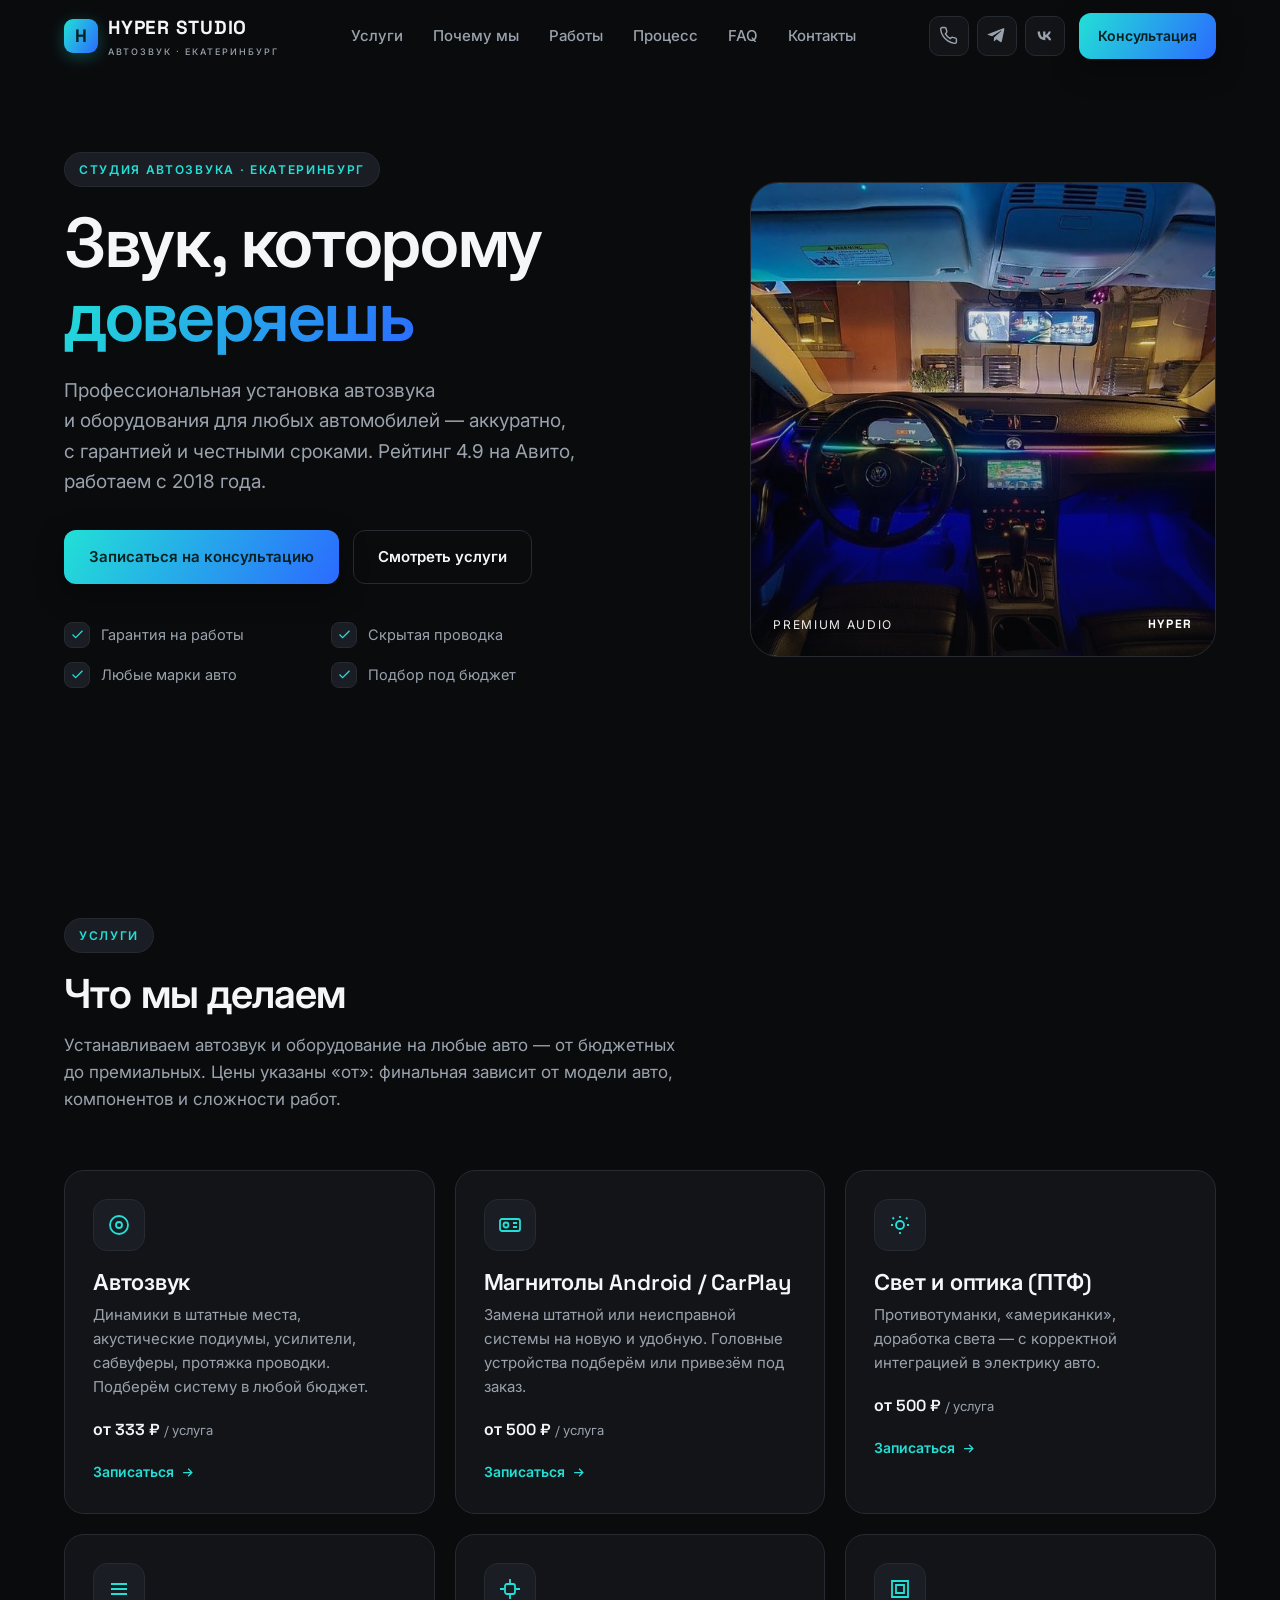
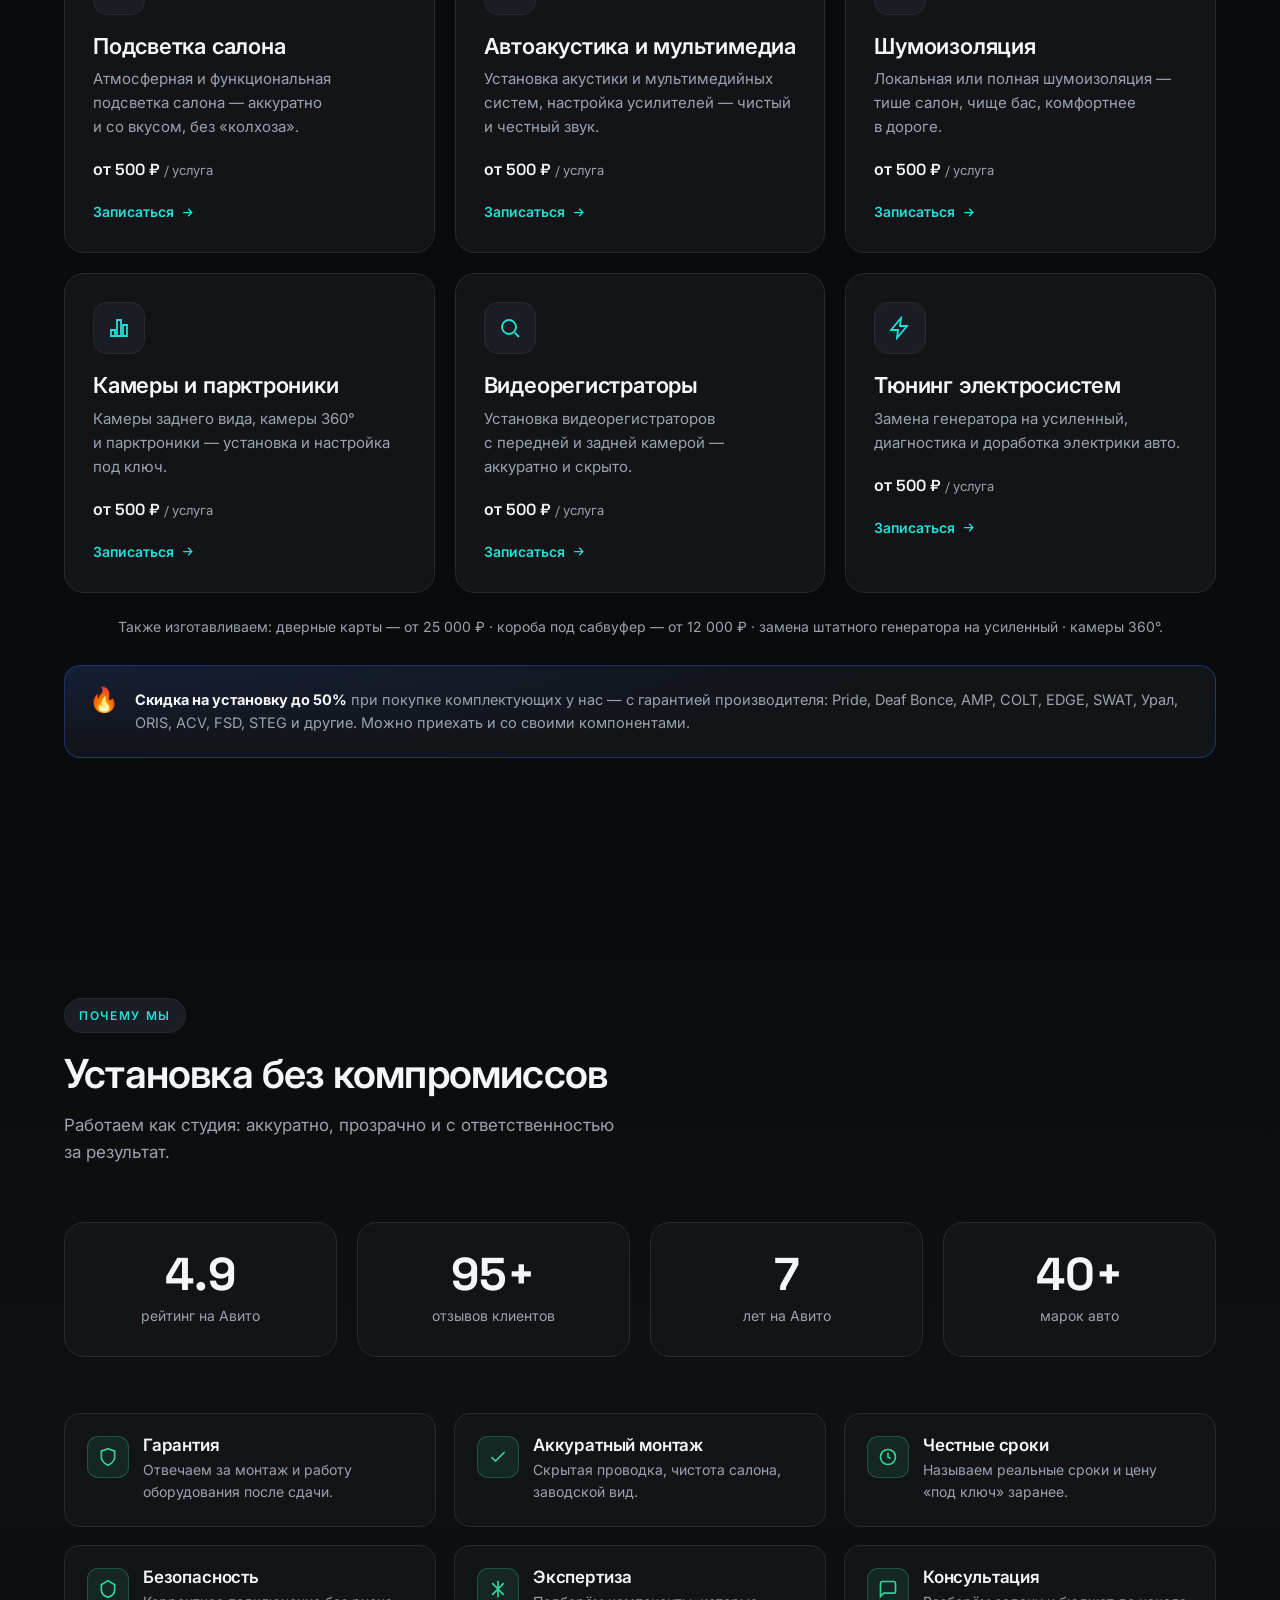
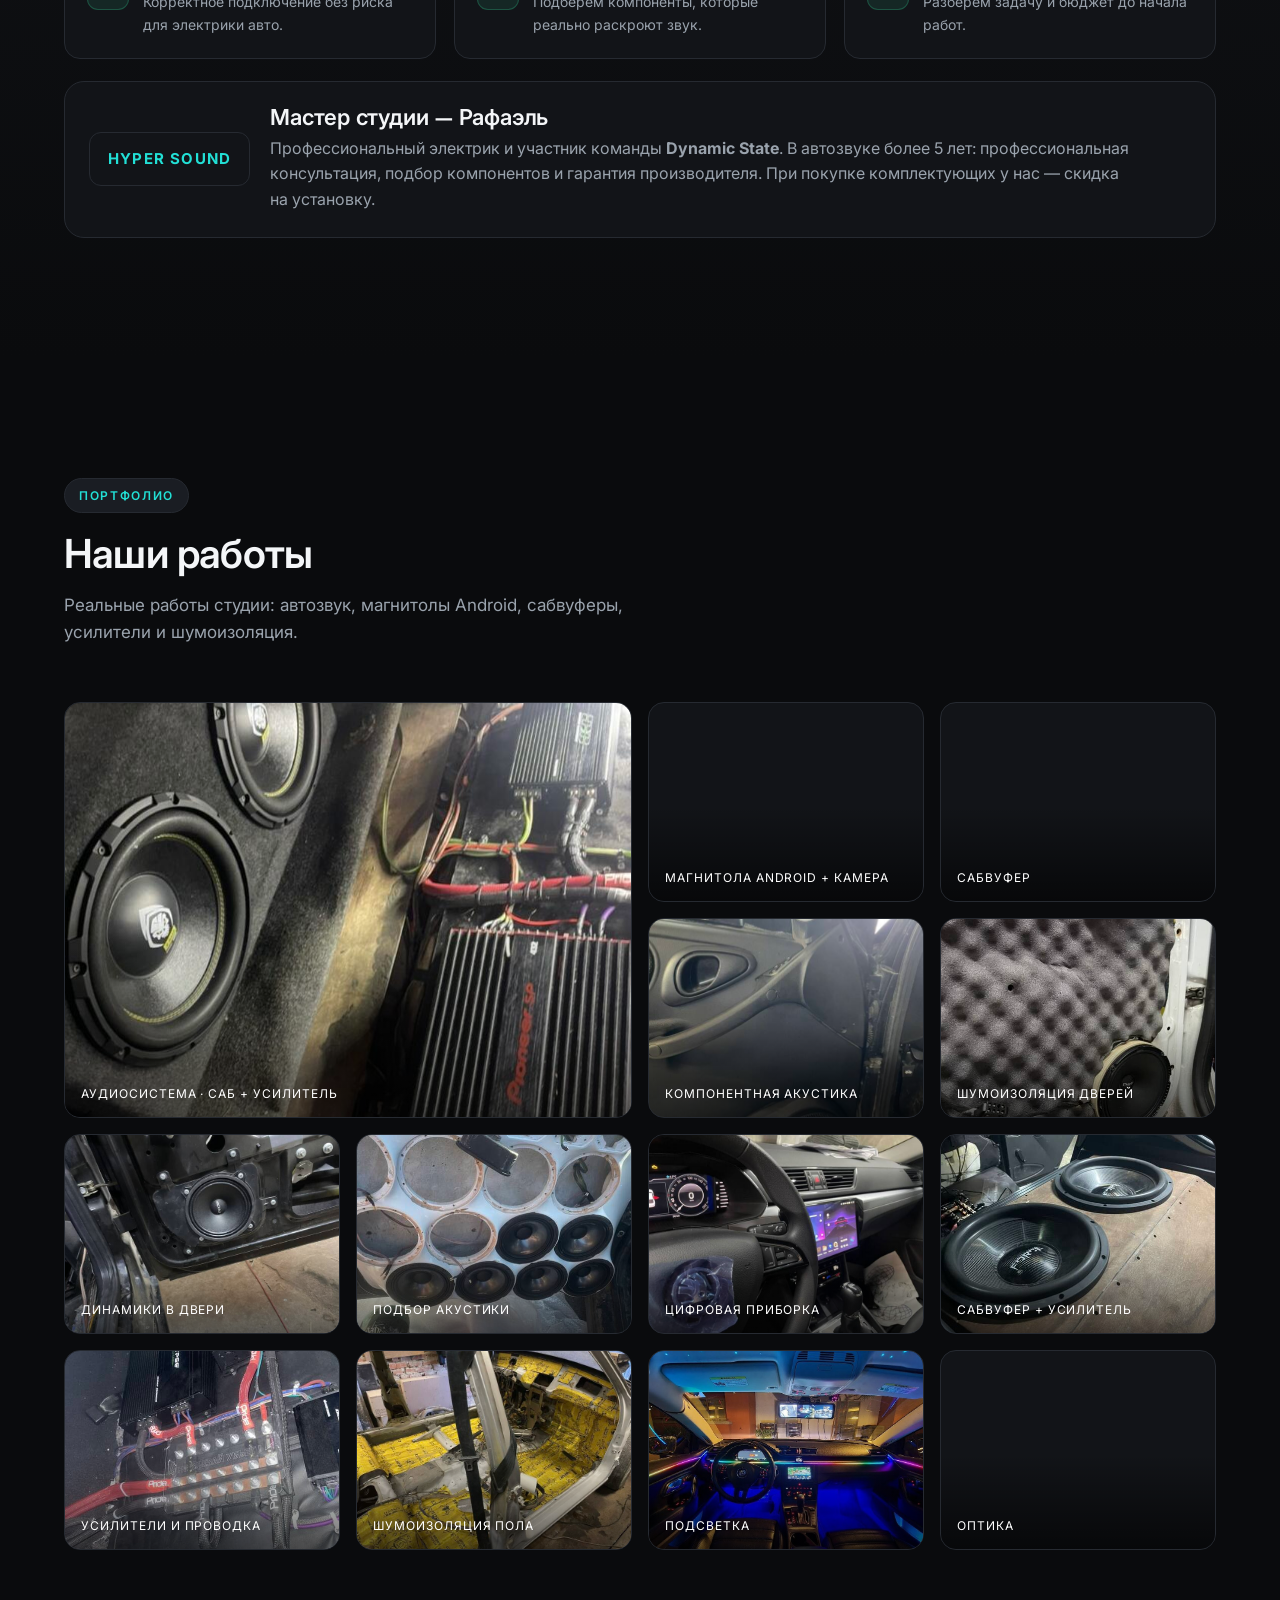
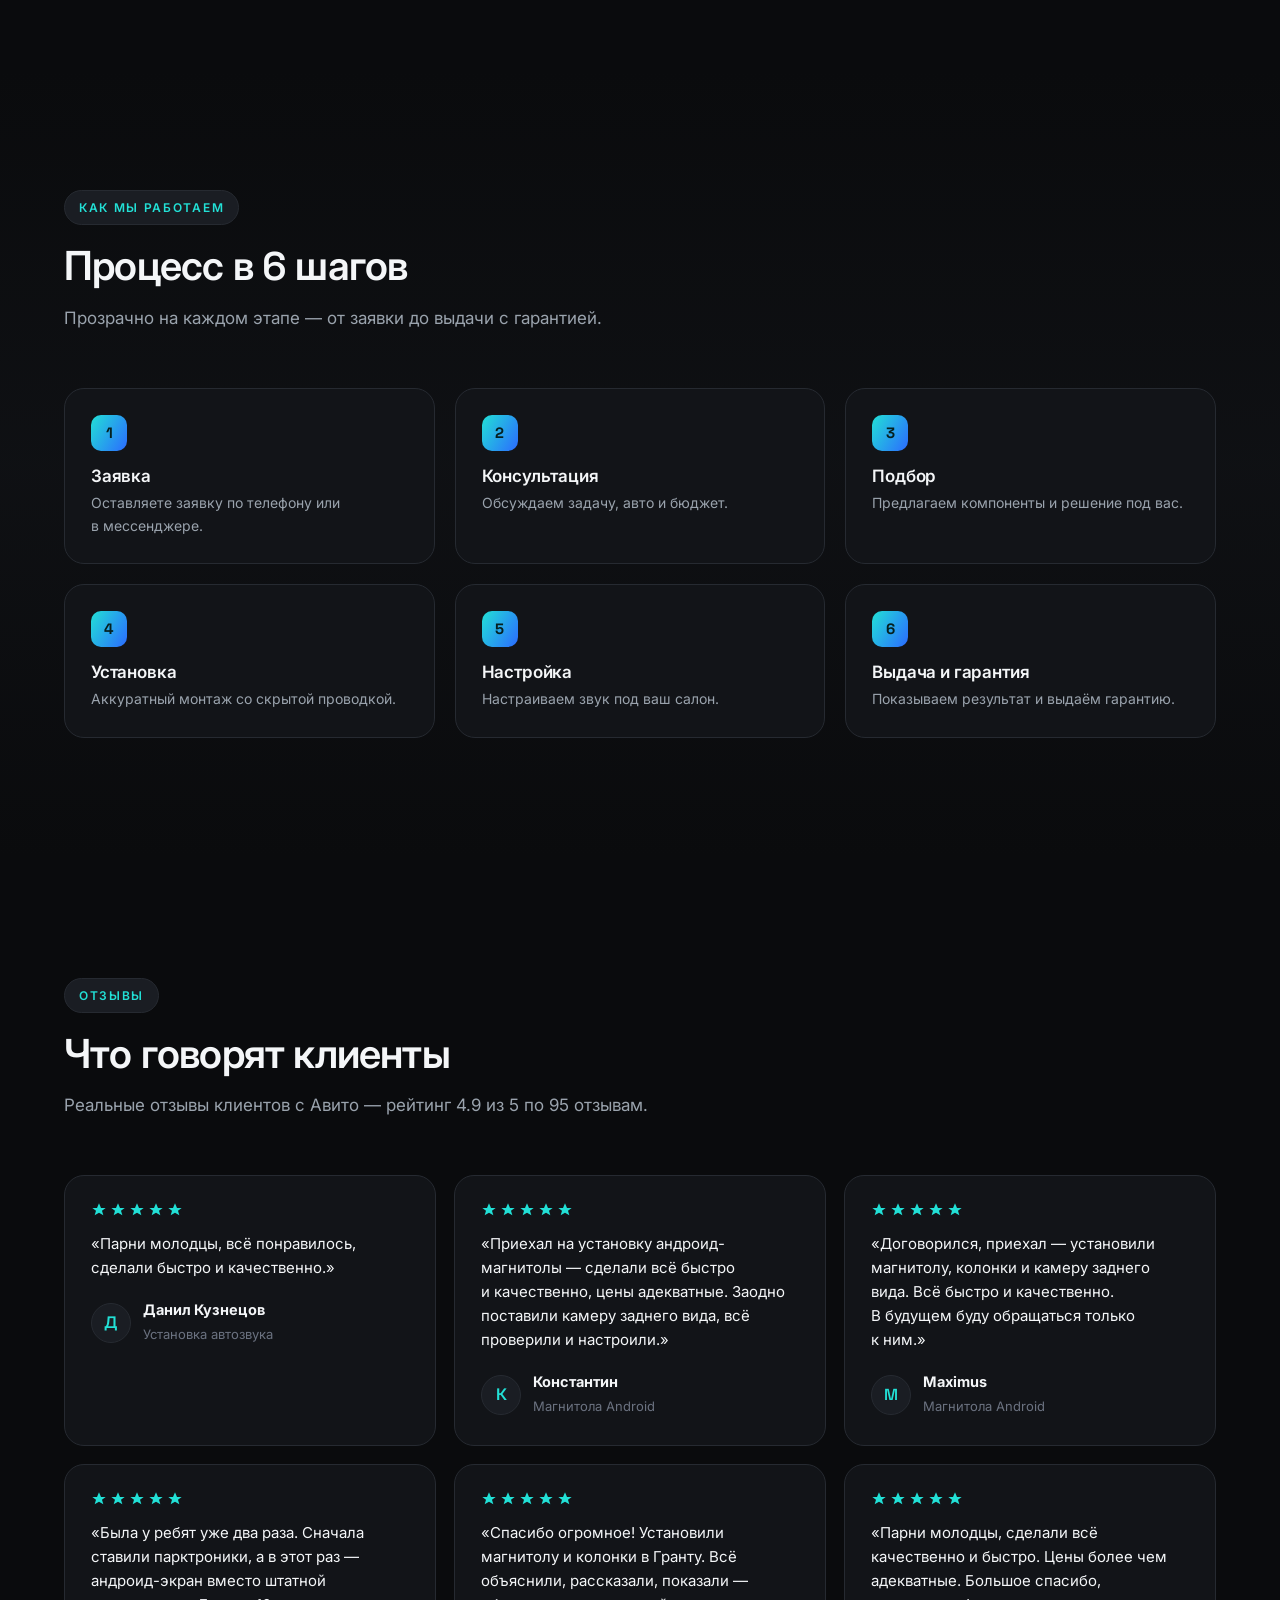
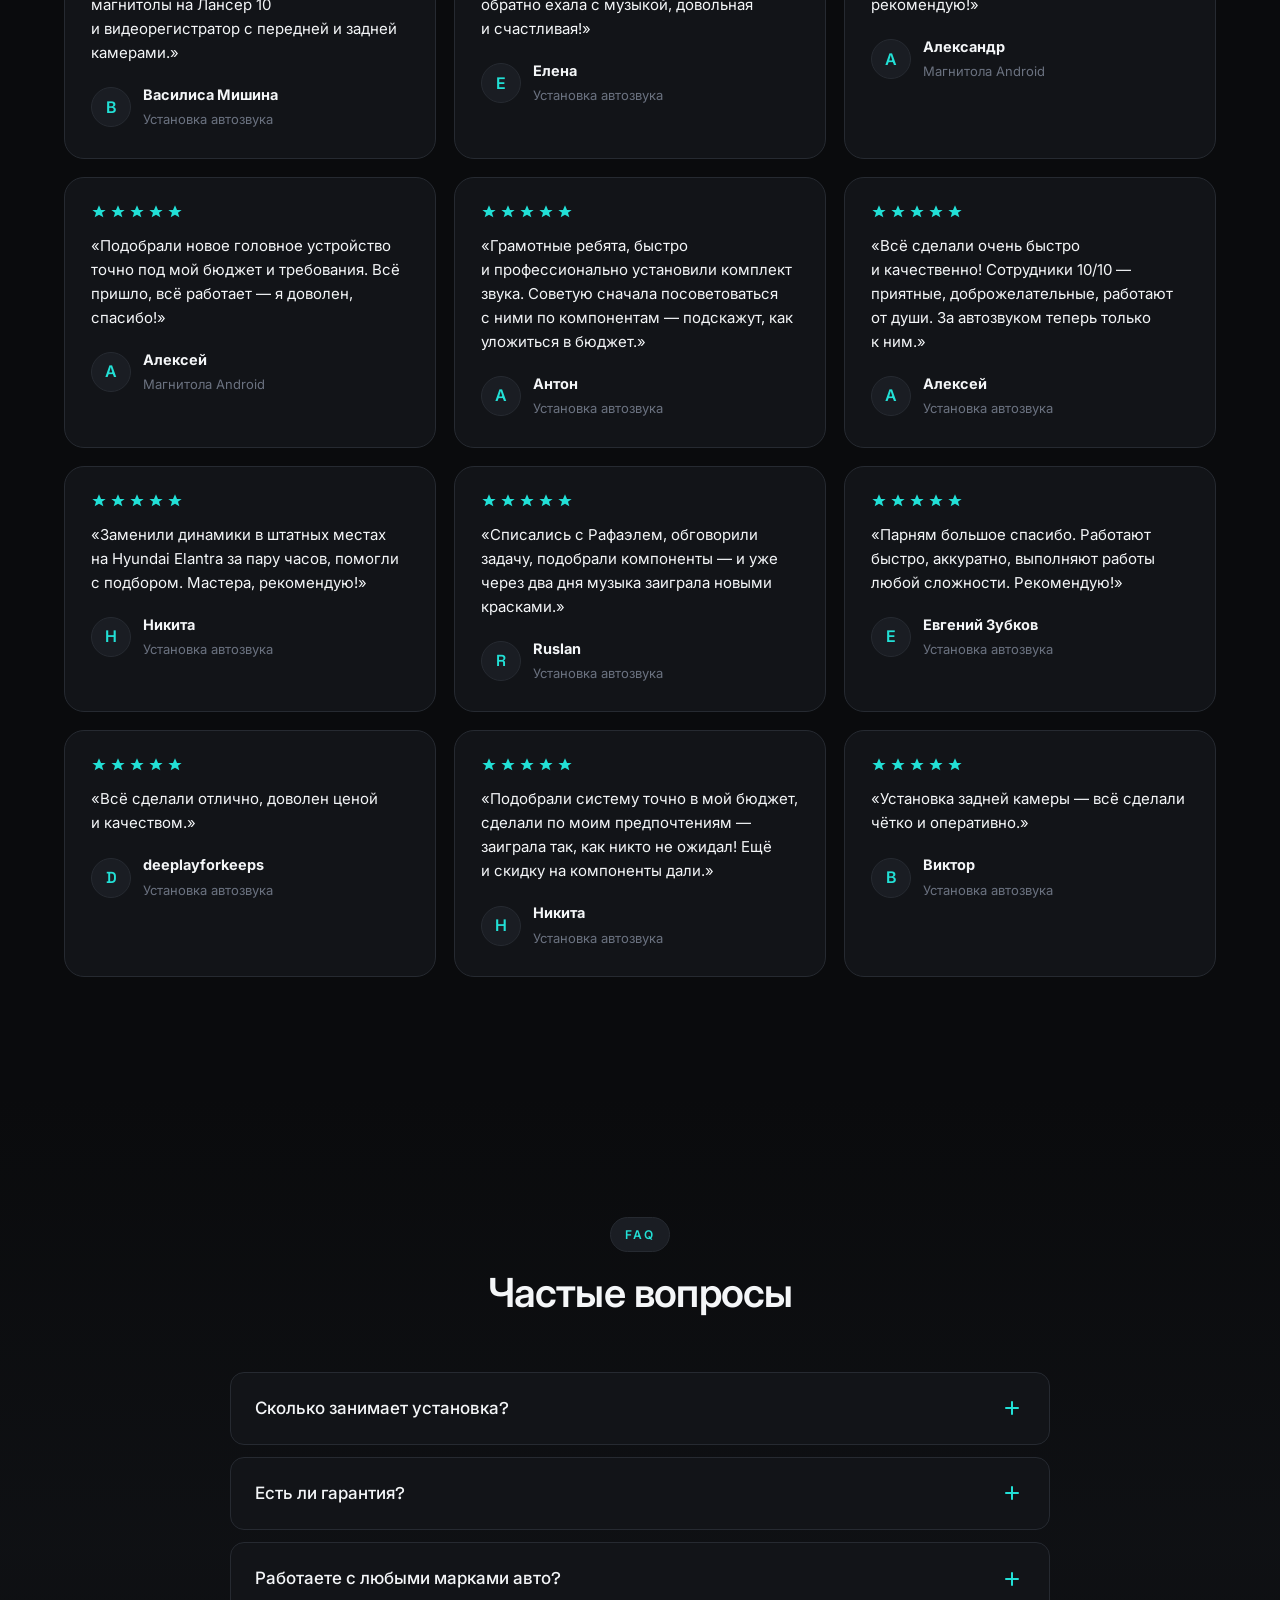
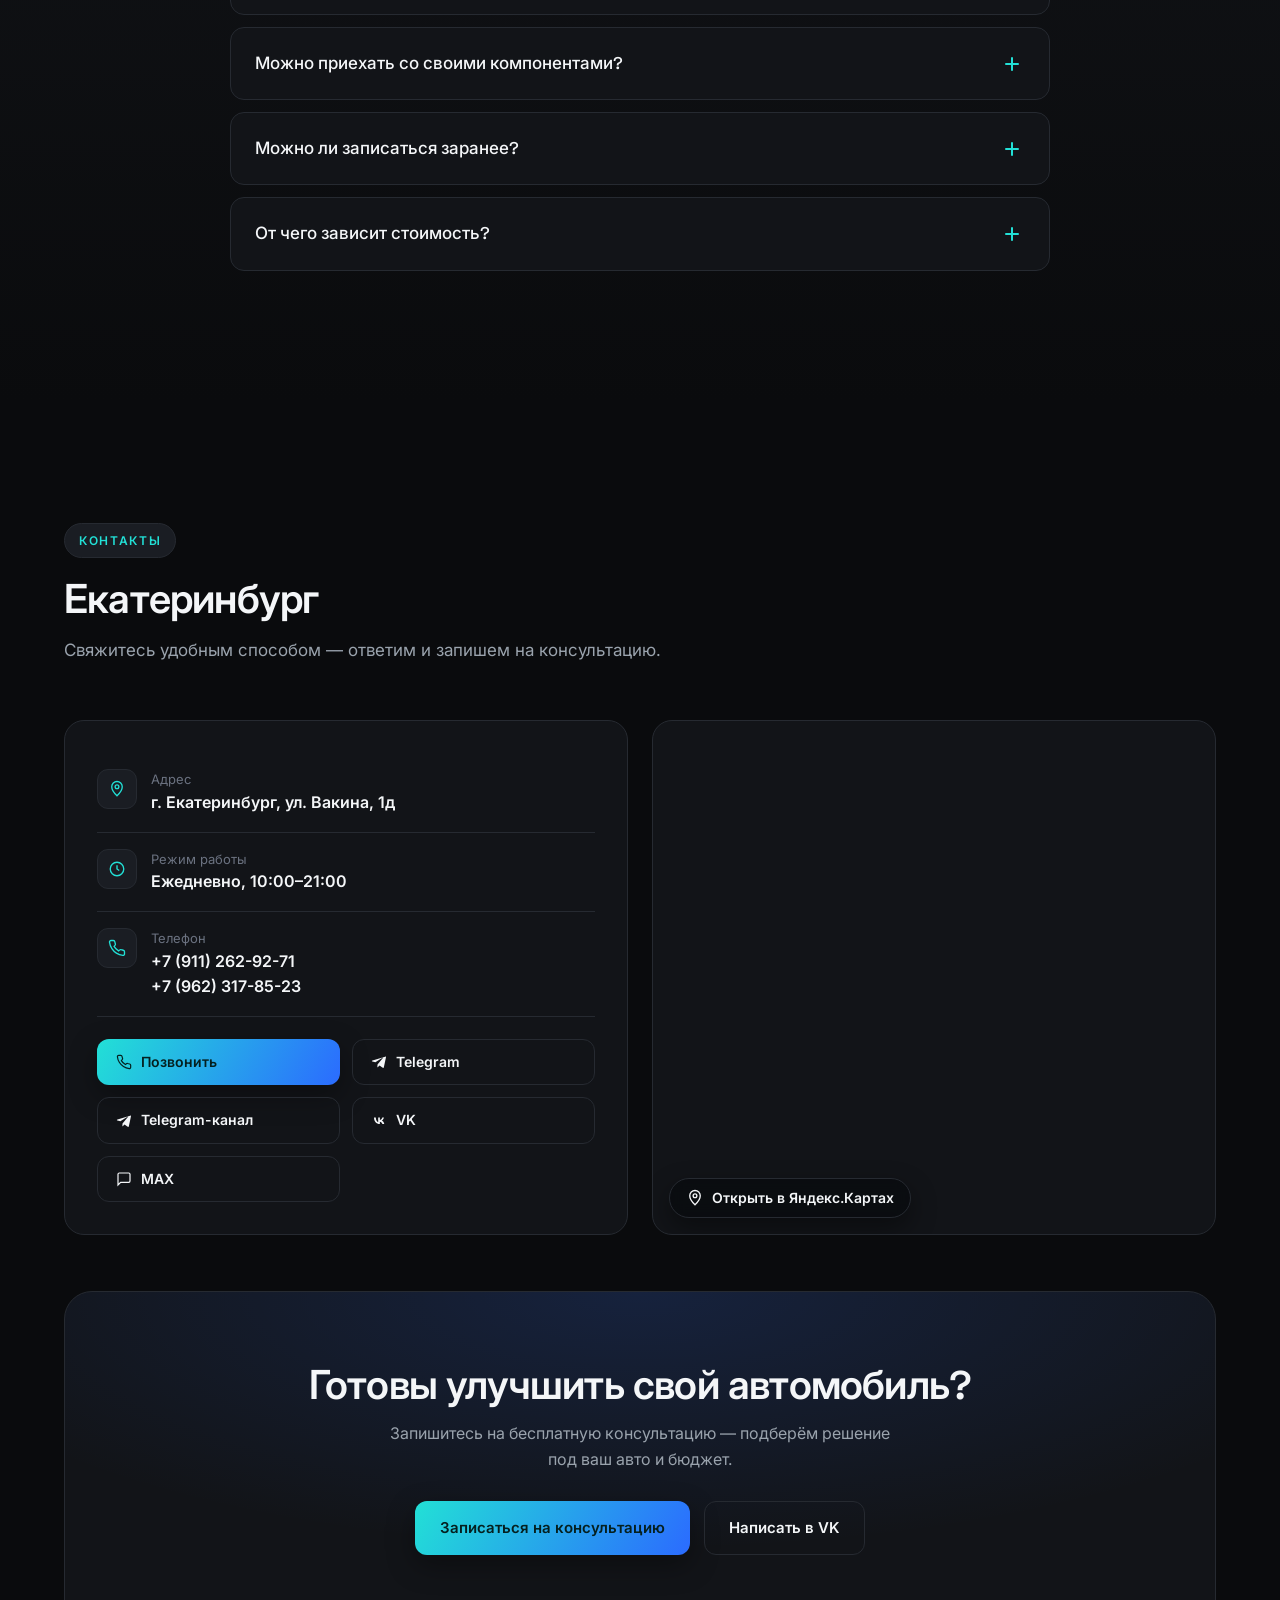
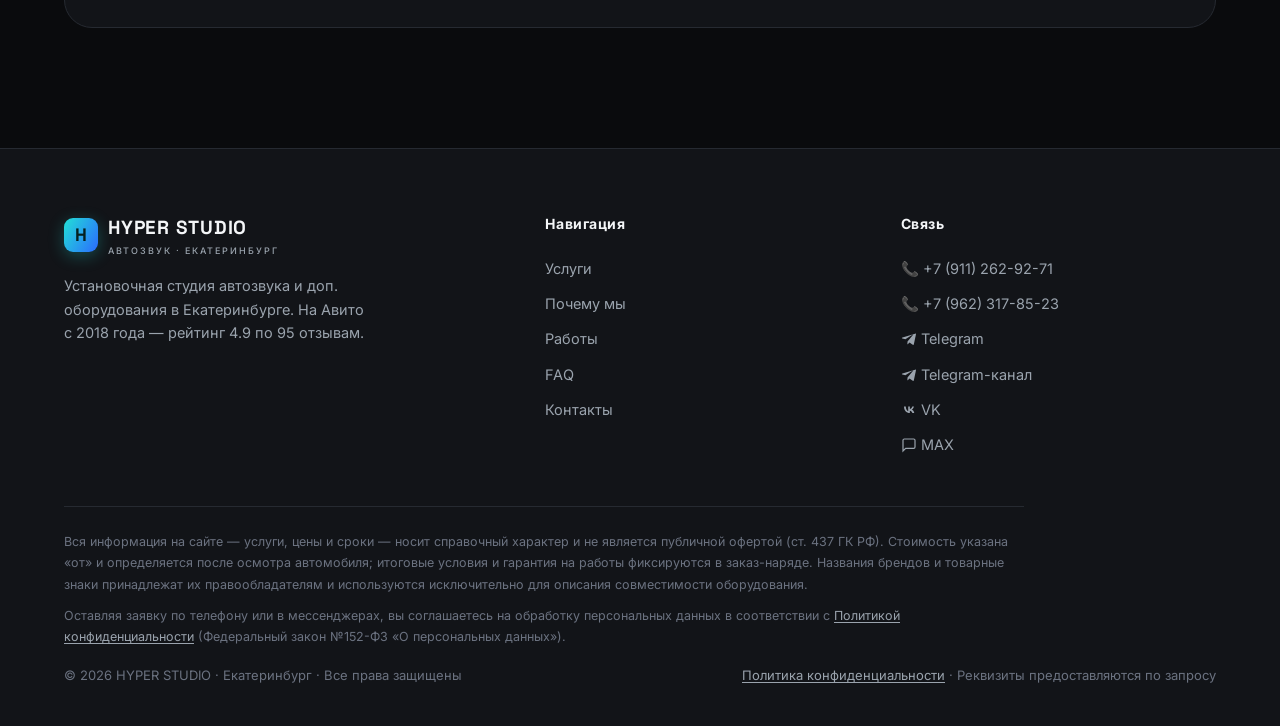
<file: index.html>
<!DOCTYPE html>
<html lang="ru">
<head>
<meta charset="UTF-8" />
<meta name="viewport" content="width=device-width, initial-scale=1.0" />
<meta name="yandex-verification" content="8ea247ce662bc27f" />
<!-- Yandex.Metrika counter -->
<script type="text/javascript">
(function(m,e,t,r,i,k,a){
m[i]=m[i]||function(){(m[i].a=m[i].a||[]).push(arguments)};
m[i].l=1*new Date();
for (var j = 0; j < document.scripts.length; j++) {if (document.scripts[j].src === r) { return; }}
k=e.createElement(t),a=e.getElementsByTagName(t)[0],k.async=1,k.src=r,a.parentNode.insertBefore(k,a)
})(window, document,'script','https://mc.yandex.ru/metrika/tag.js?id=110935514', 'ym');

ym(110935514, 'init', {ssr:true, webvisor:true, clickmap:true, ecommerce:"dataLayer", referrer: document.referrer, url: location.href, accurateTrackBounce:true, trackLinks:true});
</script>
<noscript><div><img src="https://mc.yandex.ru/watch/110935514" style="position:absolute; left:-9999px;" alt="" /></div></noscript>
<!-- /Yandex.Metrika counter -->

<title>HYPER STUDIO — Автозвук и установка оборудования · Екатеринбург</title>
<meta name="description" content="Студия автозвука и установки оборудования в Екатеринбурге: сабвуферы, усилители, магнитолы Android, акустика, шумоизоляция, подсветка салона, оптика. Настройка звука и бесплатная консультация. ул. Вакина, 1Д.">
<meta name="keywords" content="HYPER STUDIO, гипер студио, автозвук, автозвук екатеринбург, автозвук екб, установка автозвука, студия автозвука, студия автозвука екатеринбург, автомузыка, автомузыка екатеринбург, музыка в машину, музыка в авто, аудиосистема в авто, автоакустика, акустика в машину, установка акустики, компонентная акустика, динамики в двери, установка динамиков, сабвуфер, саб, установить саб, установить сабвуфер, установить саб в екб, установить саб в екатеринбурге, купить и установить саб, настроить саб, настройка саба, настроить саб в екб, настроить саб в екатеринбурге, настройка сабвуфера, настройка усилителя, усилитель в авто, установка усилителя, магнитола, установка магнитолы, магнитола андроид, android магнитола, головное устройство, штатная магнитола, камера заднего вида, шумоизоляция, шумоизоляция авто, шумоизоляция дверей, шумоизоляция пола, шумка авто, подсветка салона, атмосферная подсветка, rgb подсветка авто, амбиентная подсветка, установка подсветки, оптика, автооптика, ремонт оптики, установка оптики, ксенон, led оптика, подвеска, ремонт подвески, тюнинг подвески, автотюнинг, автотюн, тюнинг авто, тюнинг автомобиля, доп оборудование, установка доп оборудования, автосервис, автосервис екатеринбург, автосервис екб, цифровая приборка, приборная панель, установочная студия, установочный центр екатеринбург, автозвук чкаловский район, автозвук вакина">
<meta name="robots" content="index, follow, max-image-preview:large">
<meta name="author" content="HYPER STUDIO">
<meta name="theme-color" content="#0A0B0D">
<meta name="geo.region" content="RU-SVE">
<meta name="geo.placename" content="Екатеринбург">
<meta name="geo.position" content="56.744227;60.686107">
<meta name="ICBM" content="56.744227, 60.686107">
<link rel="canonical" href="https://hyperstudio66.ru/">
<meta property="og:type" content="website">
<meta property="og:site_name" content="HYPER STUDIO">
<meta property="og:locale" content="ru_RU">
<meta property="og:url" content="https://hyperstudio66.ru/">
<meta property="og:title" content="HYPER STUDIO — автозвук и тюнинг в Екатеринбурге">
<meta property="og:description" content="Студия автозвука и установки оборудования в Екатеринбурге: сабвуферы, усилители, магнитолы Android, акустика, шумоизоляция, подсветка салона, оптика. Настройка звука и бесплатная консультация. ул. Вакина, 1Д.">
<meta property="og:image" content="https://hyperstudio66.ru/assets/og-image.jpg">
<meta property="og:image:width" content="1200">
<meta property="og:image:height" content="630">
<meta name="twitter:card" content="summary_large_image">
<meta name="twitter:title" content="HYPER STUDIO — автозвук и тюнинг в Екатеринбурге">
<meta name="twitter:description" content="Студия автозвука и установки оборудования в Екатеринбурге: сабвуферы, усилители, магнитолы Android, акустика, шумоизоляция, подсветка салона, оптика. Настройка звука и бесплатная консультация. ул. Вакина, 1Д.">
<meta name="twitter:image" content="https://hyperstudio66.ru/assets/og-image.jpg">
<link rel="icon" href="favicon.svg" type="image/svg+xml">
<link rel="icon" href="assets/favicon-32.png" sizes="32x32" type="image/png">
<link rel="icon" href="assets/favicon-16.png" sizes="16x16" type="image/png">
<link rel="apple-touch-icon" href="assets/apple-touch-icon.png">
<link rel="manifest" href="site.webmanifest">
<script type="application/ld+json">{"@context": "https://schema.org", "@type": ["AutoRepair", "Store"], "name": "HYPER STUDIO", "image": "https://hyperstudio66.ru/assets/og-image.jpg", "description": "Студия автозвука и установки оборудования в Екатеринбурге: сабвуферы, усилители, магнитолы Android, акустика, шумоизоляция, подсветка салона, оптика. Настройка звука и бесплатная консультация. ул. Вакина, 1Д.", "url": "https://hyperstudio66.ru/", "telephone": "+79112629271", "priceRange": "₽₽", "address": {"@type": "PostalAddress", "streetAddress": "ул. Вакина, 1Д", "addressLocality": "Екатеринбург", "addressRegion": "Свердловская область", "postalCode": "620085", "addressCountry": "RU"}, "geo": {"@type": "GeoCoordinates", "latitude": 56.744227, "longitude": 60.686107}, "openingHours": "Mo-Su 10:00-21:00", "areaServed": "Екатеринбург", "sameAs": ["https://vk.ru/edmond07", "https://t.me/hyper_sound66"], "makesOffer": [{"@type": "Offer", "itemOffered": {"@type": "Service", "name": "Установка и настройка автозвука"}}, {"@type": "Offer", "itemOffered": {"@type": "Service", "name": "Установка сабвуфера и усилителя"}}, {"@type": "Offer", "itemOffered": {"@type": "Service", "name": "Установка магнитолы Android"}}, {"@type": "Offer", "itemOffered": {"@type": "Service", "name": "Шумоизоляция"}}, {"@type": "Offer", "itemOffered": {"@type": "Service", "name": "Атмосферная подсветка салона"}}, {"@type": "Offer", "itemOffered": {"@type": "Service", "name": "Оптика и доп. оборудование"}}]}</script>
<link rel="preconnect" href="https://fonts.googleapis.com">
<link rel="preconnect" href="https://fonts.gstatic.com" crossorigin>
<link href="https://fonts.googleapis.com/css2?family=Space+Grotesk:wght@400;500;600;700&family=Inter:wght@400;500;600&display=swap" rel="stylesheet">
<link rel="stylesheet" href="css/styles.css">
<script>document.documentElement.className+=' js'</script>
</head>
<body>
<a id="pagetop" aria-hidden="true"></a>

<!-- NAVBAR -->
<header id="top">
  <div class="container nav">
    <a href="#pagetop" class="logo"><span class="mark">H</span><span>HYPER STUDIO<small>АВТОЗВУК · ЕКАТЕРИНБУРГ</small></span></a>
    <ul class="nav-links">
      <li><a href="#services">Услуги</a></li>
      <li><a href="#why">Почему мы</a></li>
      <li><a href="#folio">Работы</a></li>
      <li><a href="#process">Процесс</a></li>
      <li><a href="#faq">FAQ</a></li>
      <li><a href="#contacts">Контакты</a></li>
    </ul>
    <div class="nav-right">
      <div class="channels">
        <a class="chan" href="tel:+79112629271" aria-label="Позвонить"><svg viewBox="0 0 24 24" fill="none" stroke="currentColor" stroke-width="1.8"><path d="M22 16.9v3a2 2 0 0 1-2.2 2 19.8 19.8 0 0 1-8.6-3.1 19.5 19.5 0 0 1-6-6 19.8 19.8 0 0 1-3.1-8.7A2 2 0 0 1 4.1 2h3a2 2 0 0 1 2 1.7c.1.9.4 1.8.7 2.7a2 2 0 0 1-.5 2.1L8.1 9.9a16 16 0 0 0 6 6l1.4-1.2a2 2 0 0 1 2.1-.4c.9.3 1.8.6 2.7.7a2 2 0 0 1 1.7 2Z"/></svg></a>
        <a class="chan" href="https://t.me/edmond0077" target="_blank" rel="noopener" aria-label="Telegram"><svg viewBox="0 0 24 24" fill="currentColor"><path d="M21.9 4.3 18.7 19.4c-.2 1-.9 1.3-1.8.8l-4.9-3.6-2.4 2.3c-.3.3-.5.5-1 .5l.3-5 9.1-8.2c.4-.4-.1-.6-.6-.2L6.4 13 1.6 11.5c-1-.3-1-1 .2-1.5l18.7-7.2c.9-.3 1.6.2 1.4 1.5Z"/></svg></a>
        <a class="chan" href="https://vk.ru/edmond07" target="_blank" rel="noopener" aria-label="VK"><svg viewBox="0 0 24 24" fill="currentColor"><path d="M13 18c-6 0-9.6-4.1-9.7-11h3c.1 5 2.3 7.1 4 7.5V7h2.8v4.3c1.7-.2 3.5-2.1 4.1-4.3h2.8c-.5 2.7-2.4 4.6-3.7 5.4 1.3.6 3.5 2.3 4.3 5.6h-3.1c-.6-2-2.2-3.5-4.4-3.7V18Z"/></svg></a>
      </div>
      <a href="#contacts" class="btn btn-primary btn-sm">Консультация</a>
    </div>
    <button class="burger" id="burger" aria-label="Меню"><span></span><span></span><span></span></button>
  </div>
</header>

<!-- MOBILE MENU -->
<nav class="mobile-menu" id="mmenu">
  <a class="m-link" href="#services">Услуги</a>
  <a class="m-link" href="#why">Почему мы</a>
  <a class="m-link" href="#folio">Работы</a>
  <a class="m-link" href="#process">Процесс</a>
  <a class="m-link" href="#faq">FAQ</a>
  <a class="m-link" href="#contacts">Контакты</a>
  <div class="m-channels">
    <a class="m-chan" href="tel:+79112629271"><svg viewBox="0 0 24 24" width="16" height="16" fill="none" stroke="currentColor" stroke-width="1.8" style="vertical-align:-3px"><path d="M22 16.9v3a2 2 0 0 1-2.2 2 19.8 19.8 0 0 1-8.6-3.1 19.5 19.5 0 0 1-6-6 19.8 19.8 0 0 1-3.1-8.7A2 2 0 0 1 4.1 2h3a2 2 0 0 1 2 1.7c.1.9.4 1.8.7 2.7a2 2 0 0 1-.5 2.1L8.1 9.9a16 16 0 0 0 6 6l1.4-1.2a2 2 0 0 1 2.1-.4c.9.3 1.8.6 2.7.7a2 2 0 0 1 1.7 2Z"/></svg> Позвонить</a>
    <a class="m-chan" href="https://t.me/edmond0077" target="_blank" rel="noopener"><svg viewBox="0 0 24 24" width="16" height="16" fill="currentColor" style="vertical-align:-3px"><path d="M9.8 15.6 9.5 20c.5 0 .7-.2 1-.5l2.3-2.2 4.8 3.5c.9.5 1.5.2 1.7-.8l3.1-14.6c.3-1.2-.5-1.7-1.3-1.4L2.2 9.7c-1.2.5-1.2 1.1-.2 1.4l4.6 1.4 10.6-6.7c.5-.3 1-.1.6.2Z"/></svg> Telegram</a>
    <a class="m-chan" href="https://vk.ru/edmond07" target="_blank" rel="noopener"><svg viewBox="0 0 24 24" width="16" height="16" fill="currentColor" style="vertical-align:-3px"><path d="M13.2 16.4c-5.3 0-8.6-3.7-8.7-9.8h2.7c.1 4.5 2.1 6.4 3.6 6.8V6.6h2.5v3.9c1.5-.2 3.1-1.9 3.6-3.9h2.5c-.4 2.4-2 4.1-3.2 4.7 1.2.6 3 2.1 3.7 5.1h-2.8c-.5-1.8-1.9-3.2-3.8-3.4v3.4z"/></svg> VK</a>
    <a class="m-chan" href="https://max.ru/u/f9LHodD0cOIoYoSQkrQFBPIDRO2oNY8ubY2m5I1KwvrPow4EvMmtIoFDKkI" target="_blank" rel="noopener"><svg viewBox="0 0 24 24" width="16" height="16" fill="none" stroke="currentColor" stroke-width="1.8" style="vertical-align:-3px"><path d="M21 15a2 2 0 0 1-2 2H7l-4 4V5a2 2 0 0 1 2-2h14a2 2 0 0 1 2 2z"/></svg> MAX</a>
  </div>
</nav>

<!-- HERO -->
<section class="hero">
  <div class="container hero-grid">
    <div>
      <span class="eyebrow">Студия автозвука · Екатеринбург</span>
      <h1>Звук, которому <span class="grad-text">доверяешь</span></h1>
      <p class="sub">Профессиональная установка автозвука и оборудования для любых автомобилей — аккуратно, с гарантией и честными сроками. Рейтинг 4.9 на Авито, работаем с 2018 года.</p>
      <div class="hero-cta">
        <a href="#contacts" class="btn btn-primary">Записаться на консультацию</a>
        <a href="#services" class="btn btn-ghost">Смотреть услуги</a>
      </div>
      <div class="hero-badges">
        <div class="hbadge"><span class="dot"><svg viewBox="0 0 24 24" fill="none" stroke="currentColor" stroke-width="2"><path d="M20 6 9 17l-5-5"/></svg></span>Гарантия на работы</div>
        <div class="hbadge"><span class="dot"><svg viewBox="0 0 24 24" fill="none" stroke="currentColor" stroke-width="2"><path d="M20 6 9 17l-5-5"/></svg></span>Скрытая проводка</div>
        <div class="hbadge"><span class="dot"><svg viewBox="0 0 24 24" fill="none" stroke="currentColor" stroke-width="2"><path d="M20 6 9 17l-5-5"/></svg></span>Любые марки авто</div>
        <div class="hbadge"><span class="dot"><svg viewBox="0 0 24 24" fill="none" stroke="currentColor" stroke-width="2"><path d="M20 6 9 17l-5-5"/></svg></span>Подбор под бюджет</div>
      </div>
    </div>
    <div class="hero-visual">
      <img src="assets/img/12-podsvetka.jpg" alt="Премиальный автозвук и RGB-подсветка салона — HYPER STUDIO, Екатеринбург" decoding="async" width="1100" height="619">
      <div class="vtag"><span>PREMIUM AUDIO</span><b>HYPER</b></div>
    </div>
  </div>
</section>

<!-- SERVICES -->
<section id="services">
  <div class="container">
    <div class="sec-head reveal">
      <span class="eyebrow">Услуги</span>
      <h2>Что мы делаем</h2>
      <p>Устанавливаем автозвук и оборудование на любые авто — от бюджетных до премиальных. Цены указаны «от»: финальная зависит от модели авто, компонентов и сложности работ.</p>
    </div>
    <div class="grid-3">
      <div class="card reveal"><div class="ico"><svg viewBox="0 0 24 24" fill="none" stroke="currentColor" stroke-width="1.8"><circle cx="12" cy="12" r="9"/><circle cx="12" cy="12" r="3"/></svg></div><h3>Автозвук</h3><p>Динамики в штатные места, акустические подиумы, усилители, сабвуферы, протяжка проводки. Подберём систему в любой бюджет.</p><div class="price">от 333 ₽ <span>/ услуга</span></div><a class="learn" href="#contacts">Записаться <svg viewBox="0 0 24 24" fill="none" stroke="currentColor" stroke-width="2"><path d="M5 12h14M13 6l6 6-6 6"/></svg></a></div>
      <div class="card reveal"><div class="ico"><svg viewBox="0 0 24 24" fill="none" stroke="currentColor" stroke-width="1.8"><rect x="2" y="6" width="20" height="12" rx="2"/><circle cx="8" cy="12" r="2.5"/><path d="M15 10h4M15 14h4"/></svg></div><h3>Магнитолы Android / CarPlay</h3><p>Замена штатной или неисправной системы на новую и удобную. Головные устройства подберём или привезём под заказ.</p><div class="price">от 500 ₽ <span>/ услуга</span></div><a class="learn" href="#contacts">Записаться <svg viewBox="0 0 24 24" fill="none" stroke="currentColor" stroke-width="2"><path d="M5 12h14M13 6l6 6-6 6"/></svg></a></div>
      <div class="card reveal"><div class="ico"><svg viewBox="0 0 24 24" fill="none" stroke="currentColor" stroke-width="1.8"><path d="M12 3v2M12 19v2M5 12H3M21 12h-2M6 6 4.5 4.5M18 6l1.5-1.5"/><circle cx="12" cy="12" r="4"/></svg></div><h3>Свет и оптика (ПТФ)</h3><p>Противотуманки, «американки», доработка света — с корректной интеграцией в электрику авто.</p><div class="price">от 500 ₽ <span>/ услуга</span></div><a class="learn" href="#contacts">Записаться <svg viewBox="0 0 24 24" fill="none" stroke="currentColor" stroke-width="2"><path d="M5 12h14M13 6l6 6-6 6"/></svg></a></div>
      <div class="card reveal"><div class="ico"><svg viewBox="0 0 24 24" fill="none" stroke="currentColor" stroke-width="1.8"><path d="M4 12h16M4 7h16M4 17h16"/></svg></div><h3>Подсветка салона</h3><p>Атмосферная и функциональная подсветка салона — аккуратно и со вкусом, без «колхоза».</p><div class="price">от 500 ₽ <span>/ услуга</span></div><a class="learn" href="#contacts">Записаться <svg viewBox="0 0 24 24" fill="none" stroke="currentColor" stroke-width="2"><path d="M5 12h14M13 6l6 6-6 6"/></svg></a></div>
      <div class="card reveal"><div class="ico"><svg viewBox="0 0 24 24" fill="none" stroke="currentColor" stroke-width="1.8"><path d="M12 2v4M12 18v4M2 12h4M18 12h4"/><rect x="7" y="7" width="10" height="10" rx="2"/></svg></div><h3>Автоакустика и мультимедиа</h3><p>Установка акустики и мультимедийных систем, настройка усилителей — чистый и честный звук.</p><div class="price">от 500 ₽ <span>/ услуга</span></div><a class="learn" href="#contacts">Записаться <svg viewBox="0 0 24 24" fill="none" stroke="currentColor" stroke-width="2"><path d="M5 12h14M13 6l6 6-6 6"/></svg></a></div>
      <div class="card reveal"><div class="ico"><svg viewBox="0 0 24 24" fill="none" stroke="currentColor" stroke-width="1.8"><path d="M4 4h16v16H4z"/><path d="M8 8h8v8H8z"/></svg></div><h3>Шумоизоляция</h3><p>Локальная или полная шумоизоляция — тише салон, чище бас, комфортнее в дороге.</p><div class="price">от 500 ₽ <span>/ услуга</span></div><a class="learn" href="#contacts">Записаться <svg viewBox="0 0 24 24" fill="none" stroke="currentColor" stroke-width="2"><path d="M5 12h14M13 6l6 6-6 6"/></svg></a></div>
      <div class="card reveal"><div class="ico"><svg viewBox="0 0 24 24" fill="none" stroke="currentColor" stroke-width="1.8"><path d="M4 14h4v6H4zM10 4h4v16h-4zM16 9h4v11h-4z"/></svg></div><h3>Камеры и парктроники</h3><p>Камеры заднего вида, камеры 360° и парктроники — установка и настройка под ключ.</p><div class="price">от 500 ₽ <span>/ услуга</span></div><a class="learn" href="#contacts">Записаться <svg viewBox="0 0 24 24" fill="none" stroke="currentColor" stroke-width="2"><path d="M5 12h14M13 6l6 6-6 6"/></svg></a></div>
      <div class="card reveal"><div class="ico"><svg viewBox="0 0 24 24" fill="none" stroke="currentColor" stroke-width="1.8"><circle cx="11" cy="11" r="7"/><path d="m21 21-4.3-4.3"/></svg></div><h3>Видеорегистраторы</h3><p>Установка видеорегистраторов с передней и задней камерой — аккуратно и скрыто.</p><div class="price">от 500 ₽ <span>/ услуга</span></div><a class="learn" href="#contacts">Записаться <svg viewBox="0 0 24 24" fill="none" stroke="currentColor" stroke-width="2"><path d="M5 12h14M13 6l6 6-6 6"/></svg></a></div>
      <div class="card reveal"><div class="ico"><svg viewBox="0 0 24 24" fill="none" stroke="currentColor" stroke-width="1.8"><path d="M13 2 3 14h7l-1 8 10-12h-7z"/></svg></div><h3>Тюнинг электросистем</h3><p>Замена генератора на усиленный, диагностика и доработка электрики авто.</p><div class="price">от 500 ₽ <span>/ услуга</span></div><a class="learn" href="#contacts">Записаться <svg viewBox="0 0 24 24" fill="none" stroke="currentColor" stroke-width="2"><path d="M5 12h14M13 6l6 6-6 6"/></svg></a></div>
    </div>
    <p class="extras reveal">Также изготавливаем: дверные карты — от 25 000 ₽ · короба под сабвуфер — от 12 000 ₽ · замена штатного генератора на усиленный · камеры 360°.</p>
    <div class="promo reveal"><span class="pf">🔥</span><div class="pt"><b>Скидка на установку до 50%</b> при покупке комплектующих у нас — с гарантией производителя: Pride, Deaf Bonce, AMP, COLT, EDGE, SWAT, Урал, ORIS, ACV, FSD, STEG и другие. Можно приехать и со своими компонентами.</div></div>
  </div>
</section>

<!-- WHY US -->
<section id="why" class="why">
  <div class="container">
    <div class="sec-head reveal">
      <span class="eyebrow">Почему мы</span>
      <h2>Установка без компромиссов</h2>
      <p>Работаем как студия: аккуратно, прозрачно и с ответственностью за результат.</p>
    </div>
    <div class="stats">
      <div class="stat reveal"><div class="num">4.9</div><div class="lbl">рейтинг на Авито</div></div>
      <div class="stat reveal"><div class="num" data-count="95" data-suffix="+">0</div><div class="lbl">отзывов клиентов</div></div>
      <div class="stat reveal"><div class="num" data-count="7">0</div><div class="lbl">лет на Авито</div></div>
      <div class="stat reveal"><div class="num" data-count="40" data-suffix="+">0</div><div class="lbl">марок авто</div></div>
    </div>
    <div class="why-grid">
      <div class="why-item reveal"><span class="wi"><svg viewBox="0 0 24 24" fill="none" stroke="currentColor" stroke-width="2"><path d="M12 22s8-4 8-10V5l-8-3-8 3v7c0 6 8 10 8 10Z"/></svg></span><div><h3>Гарантия</h3><p>Отвечаем за монтаж и работу оборудования после сдачи.</p></div></div>
      <div class="why-item reveal"><span class="wi"><svg viewBox="0 0 24 24" fill="none" stroke="currentColor" stroke-width="2"><path d="M20 6 9 17l-5-5"/></svg></span><div><h3>Аккуратный монтаж</h3><p>Скрытая проводка, чистота салона, заводской вид.</p></div></div>
      <div class="why-item reveal"><span class="wi"><svg viewBox="0 0 24 24" fill="none" stroke="currentColor" stroke-width="2"><circle cx="12" cy="12" r="9"/><path d="M12 7v5l3 2"/></svg></span><div><h3>Честные сроки</h3><p>Называем реальные сроки и цену «под ключ» заранее.</p></div></div>
      <div class="why-item reveal"><span class="wi"><svg viewBox="0 0 24 24" fill="none" stroke="currentColor" stroke-width="2"><path d="M12 2 4 7v6c0 5 3.5 7.7 8 9 4.5-1.3 8-4 8-9V7z"/></svg></span><div><h3>Безопасность</h3><p>Корректное подключение без риска для электрики авто.</p></div></div>
      <div class="why-item reveal"><span class="wi"><svg viewBox="0 0 24 24" fill="none" stroke="currentColor" stroke-width="2"><path d="M12 2v20M5 5l14 14M19 5 5 19"/></svg></span><div><h3>Экспертиза</h3><p>Подберём компоненты, которые реально раскроют звук.</p></div></div>
      <div class="why-item reveal"><span class="wi"><svg viewBox="0 0 24 24" fill="none" stroke="currentColor" stroke-width="2"><path d="M21 15a2 2 0 0 1-2 2H7l-4 4V5a2 2 0 0 1 2-2h14a2 2 0 0 1 2 2z"/></svg></span><div><h3>Консультация</h3><p>Разберём задачу и бюджет до начала работ.</p></div></div>
    </div>
    <div class="master reveal">
      <div class="master-badge">HYPER SOUND</div>
      <div class="master-body">
        <h3>Мастер студии — Рафаэль</h3>
        <p>Профессиональный электрик и участник команды <strong>Dynamic State</strong>. В автозвуке более 5 лет: профессиональная консультация, подбор компонентов и гарантия производителя. При покупке комплектующих у нас — скидка на установку.</p>
      </div>
    </div>
  </div>
</section>

<!-- PORTFOLIO -->
<section id="folio">
  <div class="container">
    <div class="sec-head reveal">
      <span class="eyebrow">Портфолио</span>
      <h2>Наши работы</h2>
      <p>Реальные работы студии: автозвук, магнитолы Android, сабвуферы, усилители и шумоизоляция.</p>
    </div>
    <div class="folio">
      <div class="tile big reveal has-photo" id="p1" data-label="Аудиосистема · саб + усилитель"><img src="assets/img/01-audiosistema-sab-usilitel.jpg" alt="Аудиосистема - саб + усилитель — HYPER STUDIO, автозвук в Екатеринбурге" loading="lazy" decoding="async" width="754" height="1000"><a class="t-open" href="#p1" aria-label="Открыть фото"></a><a class="t-close" href="#folio" aria-label="Закрыть"></a></div>
      <div class="tile reveal has-photo" id="p2" data-label="Магнитола Android + камера"><img src="assets/img/02-magnitola-android-kamera.jpg" alt="Магнитола Android + камера — HYPER STUDIO, автозвук в Екатеринбурге" loading="lazy" decoding="async" width="720" height="542"><a class="t-open" href="#p2" aria-label="Открыть фото"></a><a class="t-close" href="#folio" aria-label="Закрыть"></a></div>
      <div class="tile reveal has-photo" id="p3" data-label="Сабвуфер"><img src="assets/img/03-sabvufer.jpg" alt="Сабвуфер — HYPER STUDIO, автозвук в Екатеринбурге" loading="lazy" decoding="async" width="720" height="701"><a class="t-open" href="#p3" aria-label="Открыть фото"></a><a class="t-close" href="#folio" aria-label="Закрыть"></a></div>
      <div class="tile reveal has-photo" id="p4" data-label="Компонентная акустика"><img src="assets/img/04-komponentnaya-akustika.jpg" alt="Компонентная акустика — HYPER STUDIO, автозвук в Екатеринбурге" loading="lazy" decoding="async" width="551" height="720"><a class="t-open" href="#p4" aria-label="Открыть фото"></a><a class="t-close" href="#folio" aria-label="Закрыть"></a></div>
      <div class="tile reveal has-photo" id="p5" data-label="Шумоизоляция дверей"><img src="assets/img/05-shumoizolyaciya-dverey.jpg" alt="Шумоизоляция дверей — HYPER STUDIO, автозвук в Екатеринбурге" loading="lazy" decoding="async" width="547" height="720"><a class="t-open" href="#p5" aria-label="Открыть фото"></a><a class="t-close" href="#folio" aria-label="Закрыть"></a></div>
      <div class="tile reveal has-photo" id="p6" data-label="Динамики в двери"><img src="assets/img/06-dinamiki-v-dveri.jpg" alt="Динамики в двери — HYPER STUDIO, автозвук в Екатеринбурге" loading="lazy" decoding="async" width="720" height="538"><a class="t-open" href="#p6" aria-label="Открыть фото"></a><a class="t-close" href="#folio" aria-label="Закрыть"></a></div>
      <div class="tile reveal has-photo" id="p7" data-label="Подбор акустики"><img src="assets/img/07-podbor-akustiki.jpg" alt="Подбор акустики — HYPER STUDIO, автозвук в Екатеринбурге" loading="lazy" decoding="async" width="546" height="720"><a class="t-open" href="#p7" aria-label="Открыть фото"></a><a class="t-close" href="#folio" aria-label="Закрыть"></a></div>
      <div class="tile reveal has-photo" id="p8" data-label="Цифровая приборка"><img src="assets/img/08-cifrovaya-priborka.jpg" alt="Цифровая приборка — HYPER STUDIO, автозвук в Екатеринбурге" loading="lazy" decoding="async" width="720" height="534"><a class="t-open" href="#p8" aria-label="Открыть фото"></a><a class="t-close" href="#folio" aria-label="Закрыть"></a></div>
      <div class="tile reveal has-photo" id="p9" data-label="Сабвуфер + усилитель"><img src="assets/img/09-sabvufer-usilitel.jpg" alt="Сабвуфер + усилитель — HYPER STUDIO, автозвук в Екатеринбурге" loading="lazy" decoding="async" width="543" height="720"><a class="t-open" href="#p9" aria-label="Открыть фото"></a><a class="t-close" href="#folio" aria-label="Закрыть"></a></div>
      <div class="tile reveal has-photo" id="p10" data-label="Усилители и проводка"><img src="assets/img/10-usiliteli-i-provodka.jpg" alt="Усилители и проводка — HYPER STUDIO, автозвук в Екатеринбурге" loading="lazy" decoding="async" width="544" height="720"><a class="t-open" href="#p10" aria-label="Открыть фото"></a><a class="t-close" href="#folio" aria-label="Закрыть"></a></div>
      <div class="tile reveal has-photo" id="p11" data-label="Шумоизоляция пола"><img src="assets/img/11-shumoizolyaciya-pola.jpg" alt="Шумоизоляция пола — HYPER STUDIO, автозвук в Екатеринбурге" loading="lazy" decoding="async" width="720" height="535"><a class="t-open" href="#p11" aria-label="Открыть фото"></a><a class="t-close" href="#folio" aria-label="Закрыть"></a></div>
      <div class="tile reveal has-photo" id="p12" data-label="Подсветка"><img src="assets/img/12-podsvetka.jpg" alt="Подсветка — HYPER STUDIO, автозвук в Екатеринбурге" loading="lazy" decoding="async" width="1100" height="619"><a class="t-open" href="#p12" aria-label="Открыть фото"></a><a class="t-close" href="#folio" aria-label="Закрыть"></a></div>
      <div class="tile reveal has-photo" id="p13" data-label="Оптика"><img src="assets/img/13-optika.jpg" alt="Оптика — HYPER STUDIO, автозвук в Екатеринбурге" loading="lazy" decoding="async" width="1100" height="825"><a class="t-open" href="#p13" aria-label="Открыть фото"></a><a class="t-close" href="#folio" aria-label="Закрыть"></a></div>
    </div>
  </div>
</section>

<!-- PROCESS -->
<section id="process" class="why">
  <div class="container">
    <div class="sec-head reveal">
      <span class="eyebrow">Как мы работаем</span>
      <h2>Процесс в 6 шагов</h2>
      <p>Прозрачно на каждом этапе — от заявки до выдачи с гарантией.</p>
    </div>
    <div class="steps">
      <div class="step reveal"><div class="n">1</div><h3>Заявка</h3><p>Оставляете заявку по телефону или в мессенджере.</p></div>
      <div class="step reveal"><div class="n">2</div><h3>Консультация</h3><p>Обсуждаем задачу, авто и бюджет.</p></div>
      <div class="step reveal"><div class="n">3</div><h3>Подбор</h3><p>Предлагаем компоненты и решение под вас.</p></div>
      <div class="step reveal"><div class="n">4</div><h3>Установка</h3><p>Аккуратный монтаж со скрытой проводкой.</p></div>
      <div class="step reveal"><div class="n">5</div><h3>Настройка</h3><p>Настраиваем звук под ваш салон.</p></div>
      <div class="step reveal"><div class="n">6</div><h3>Выдача и гарантия</h3><p>Показываем результат и выдаём гарантию.</p></div>
    </div>
  </div>
</section>

<!-- REVIEWS -->
<section id="reviews">
  <div class="container">
    <div class="sec-head reveal">
      <span class="eyebrow">Отзывы</span>
      <h2>Что говорят клиенты</h2>
      <p>Реальные отзывы клиентов с Авито — рейтинг 4.9 из 5 по 95 отзывам.</p>
    </div>
    <div class="reviews">
      <div class="review reveal"><div class="stars"><svg viewBox="0 0 24 24" fill="currentColor"><path d="m12 2 3 7h7l-5.5 4 2 7L12 16l-6.5 4 2-7L2 9h7z"/></svg><svg viewBox="0 0 24 24" fill="currentColor"><path d="m12 2 3 7h7l-5.5 4 2 7L12 16l-6.5 4 2-7L2 9h7z"/></svg><svg viewBox="0 0 24 24" fill="currentColor"><path d="m12 2 3 7h7l-5.5 4 2 7L12 16l-6.5 4 2-7L2 9h7z"/></svg><svg viewBox="0 0 24 24" fill="currentColor"><path d="m12 2 3 7h7l-5.5 4 2 7L12 16l-6.5 4 2-7L2 9h7z"/></svg><svg viewBox="0 0 24 24" fill="currentColor"><path d="m12 2 3 7h7l-5.5 4 2 7L12 16l-6.5 4 2-7L2 9h7z"/></svg></div><p>«Парни молодцы, всё понравилось, сделали быстро и качественно.»</p><div class="who"><div class="av">Д</div><div><b>Данил Кузнецов</b><small>Установка автозвука</small></div></div></div>
      <div class="review reveal"><div class="stars"><svg viewBox="0 0 24 24" fill="currentColor"><path d="m12 2 3 7h7l-5.5 4 2 7L12 16l-6.5 4 2-7L2 9h7z"/></svg><svg viewBox="0 0 24 24" fill="currentColor"><path d="m12 2 3 7h7l-5.5 4 2 7L12 16l-6.5 4 2-7L2 9h7z"/></svg><svg viewBox="0 0 24 24" fill="currentColor"><path d="m12 2 3 7h7l-5.5 4 2 7L12 16l-6.5 4 2-7L2 9h7z"/></svg><svg viewBox="0 0 24 24" fill="currentColor"><path d="m12 2 3 7h7l-5.5 4 2 7L12 16l-6.5 4 2-7L2 9h7z"/></svg><svg viewBox="0 0 24 24" fill="currentColor"><path d="m12 2 3 7h7l-5.5 4 2 7L12 16l-6.5 4 2-7L2 9h7z"/></svg></div><p>«Приехал на установку андроид-магнитолы — сделали всё быстро и качественно, цены адекватные. Заодно поставили камеру заднего вида, всё проверили и настроили.»</p><div class="who"><div class="av">К</div><div><b>Константин</b><small>Магнитола Android</small></div></div></div>
      <div class="review reveal"><div class="stars"><svg viewBox="0 0 24 24" fill="currentColor"><path d="m12 2 3 7h7l-5.5 4 2 7L12 16l-6.5 4 2-7L2 9h7z"/></svg><svg viewBox="0 0 24 24" fill="currentColor"><path d="m12 2 3 7h7l-5.5 4 2 7L12 16l-6.5 4 2-7L2 9h7z"/></svg><svg viewBox="0 0 24 24" fill="currentColor"><path d="m12 2 3 7h7l-5.5 4 2 7L12 16l-6.5 4 2-7L2 9h7z"/></svg><svg viewBox="0 0 24 24" fill="currentColor"><path d="m12 2 3 7h7l-5.5 4 2 7L12 16l-6.5 4 2-7L2 9h7z"/></svg><svg viewBox="0 0 24 24" fill="currentColor"><path d="m12 2 3 7h7l-5.5 4 2 7L12 16l-6.5 4 2-7L2 9h7z"/></svg></div><p>«Договорился, приехал — установили магнитолу, колонки и камеру заднего вида. Всё быстро и качественно. В будущем буду обращаться только к ним.»</p><div class="who"><div class="av">M</div><div><b>Maximus</b><small>Магнитола Android</small></div></div></div>
      <div class="review reveal"><div class="stars"><svg viewBox="0 0 24 24" fill="currentColor"><path d="m12 2 3 7h7l-5.5 4 2 7L12 16l-6.5 4 2-7L2 9h7z"/></svg><svg viewBox="0 0 24 24" fill="currentColor"><path d="m12 2 3 7h7l-5.5 4 2 7L12 16l-6.5 4 2-7L2 9h7z"/></svg><svg viewBox="0 0 24 24" fill="currentColor"><path d="m12 2 3 7h7l-5.5 4 2 7L12 16l-6.5 4 2-7L2 9h7z"/></svg><svg viewBox="0 0 24 24" fill="currentColor"><path d="m12 2 3 7h7l-5.5 4 2 7L12 16l-6.5 4 2-7L2 9h7z"/></svg><svg viewBox="0 0 24 24" fill="currentColor"><path d="m12 2 3 7h7l-5.5 4 2 7L12 16l-6.5 4 2-7L2 9h7z"/></svg></div><p>«Была у ребят уже два раза. Сначала ставили парктроники, а в этот раз — андроид-экран вместо штатной магнитолы на Лансер 10 и видеорегистратор с передней и задней камерами.»</p><div class="who"><div class="av">В</div><div><b>Василиса Мишина</b><small>Установка автозвука</small></div></div></div>
      <div class="review reveal"><div class="stars"><svg viewBox="0 0 24 24" fill="currentColor"><path d="m12 2 3 7h7l-5.5 4 2 7L12 16l-6.5 4 2-7L2 9h7z"/></svg><svg viewBox="0 0 24 24" fill="currentColor"><path d="m12 2 3 7h7l-5.5 4 2 7L12 16l-6.5 4 2-7L2 9h7z"/></svg><svg viewBox="0 0 24 24" fill="currentColor"><path d="m12 2 3 7h7l-5.5 4 2 7L12 16l-6.5 4 2-7L2 9h7z"/></svg><svg viewBox="0 0 24 24" fill="currentColor"><path d="m12 2 3 7h7l-5.5 4 2 7L12 16l-6.5 4 2-7L2 9h7z"/></svg><svg viewBox="0 0 24 24" fill="currentColor"><path d="m12 2 3 7h7l-5.5 4 2 7L12 16l-6.5 4 2-7L2 9h7z"/></svg></div><p>«Спасибо огромное! Установили магнитолу и колонки в Гранту. Всё объяснили, рассказали, показали — обратно ехала с музыкой, довольная и счастливая!»</p><div class="who"><div class="av">Е</div><div><b>Елена</b><small>Установка автозвука</small></div></div></div>
      <div class="review reveal"><div class="stars"><svg viewBox="0 0 24 24" fill="currentColor"><path d="m12 2 3 7h7l-5.5 4 2 7L12 16l-6.5 4 2-7L2 9h7z"/></svg><svg viewBox="0 0 24 24" fill="currentColor"><path d="m12 2 3 7h7l-5.5 4 2 7L12 16l-6.5 4 2-7L2 9h7z"/></svg><svg viewBox="0 0 24 24" fill="currentColor"><path d="m12 2 3 7h7l-5.5 4 2 7L12 16l-6.5 4 2-7L2 9h7z"/></svg><svg viewBox="0 0 24 24" fill="currentColor"><path d="m12 2 3 7h7l-5.5 4 2 7L12 16l-6.5 4 2-7L2 9h7z"/></svg><svg viewBox="0 0 24 24" fill="currentColor"><path d="m12 2 3 7h7l-5.5 4 2 7L12 16l-6.5 4 2-7L2 9h7z"/></svg></div><p>«Парни молодцы, сделали всё качественно и быстро. Цены более чем адекватные. Большое спасибо, рекомендую!»</p><div class="who"><div class="av">А</div><div><b>Александр</b><small>Магнитола Android</small></div></div></div>
      <div class="review reveal"><div class="stars"><svg viewBox="0 0 24 24" fill="currentColor"><path d="m12 2 3 7h7l-5.5 4 2 7L12 16l-6.5 4 2-7L2 9h7z"/></svg><svg viewBox="0 0 24 24" fill="currentColor"><path d="m12 2 3 7h7l-5.5 4 2 7L12 16l-6.5 4 2-7L2 9h7z"/></svg><svg viewBox="0 0 24 24" fill="currentColor"><path d="m12 2 3 7h7l-5.5 4 2 7L12 16l-6.5 4 2-7L2 9h7z"/></svg><svg viewBox="0 0 24 24" fill="currentColor"><path d="m12 2 3 7h7l-5.5 4 2 7L12 16l-6.5 4 2-7L2 9h7z"/></svg><svg viewBox="0 0 24 24" fill="currentColor"><path d="m12 2 3 7h7l-5.5 4 2 7L12 16l-6.5 4 2-7L2 9h7z"/></svg></div><p>«Подобрали новое головное устройство точно под мой бюджет и требования. Всё пришло, всё работает — я доволен, спасибо!»</p><div class="who"><div class="av">А</div><div><b>Алексей</b><small>Магнитола Android</small></div></div></div>
      <div class="review reveal"><div class="stars"><svg viewBox="0 0 24 24" fill="currentColor"><path d="m12 2 3 7h7l-5.5 4 2 7L12 16l-6.5 4 2-7L2 9h7z"/></svg><svg viewBox="0 0 24 24" fill="currentColor"><path d="m12 2 3 7h7l-5.5 4 2 7L12 16l-6.5 4 2-7L2 9h7z"/></svg><svg viewBox="0 0 24 24" fill="currentColor"><path d="m12 2 3 7h7l-5.5 4 2 7L12 16l-6.5 4 2-7L2 9h7z"/></svg><svg viewBox="0 0 24 24" fill="currentColor"><path d="m12 2 3 7h7l-5.5 4 2 7L12 16l-6.5 4 2-7L2 9h7z"/></svg><svg viewBox="0 0 24 24" fill="currentColor"><path d="m12 2 3 7h7l-5.5 4 2 7L12 16l-6.5 4 2-7L2 9h7z"/></svg></div><p>«Грамотные ребята, быстро и профессионально установили комплект звука. Советую сначала посоветоваться с ними по компонентам — подскажут, как уложиться в бюджет.»</p><div class="who"><div class="av">А</div><div><b>Антон</b><small>Установка автозвука</small></div></div></div>
      <div class="review reveal"><div class="stars"><svg viewBox="0 0 24 24" fill="currentColor"><path d="m12 2 3 7h7l-5.5 4 2 7L12 16l-6.5 4 2-7L2 9h7z"/></svg><svg viewBox="0 0 24 24" fill="currentColor"><path d="m12 2 3 7h7l-5.5 4 2 7L12 16l-6.5 4 2-7L2 9h7z"/></svg><svg viewBox="0 0 24 24" fill="currentColor"><path d="m12 2 3 7h7l-5.5 4 2 7L12 16l-6.5 4 2-7L2 9h7z"/></svg><svg viewBox="0 0 24 24" fill="currentColor"><path d="m12 2 3 7h7l-5.5 4 2 7L12 16l-6.5 4 2-7L2 9h7z"/></svg><svg viewBox="0 0 24 24" fill="currentColor"><path d="m12 2 3 7h7l-5.5 4 2 7L12 16l-6.5 4 2-7L2 9h7z"/></svg></div><p>«Всё сделали очень быстро и качественно! Сотрудники 10/10 — приятные, доброжелательные, работают от души. За автозвуком теперь только к ним.»</p><div class="who"><div class="av">А</div><div><b>Алексей</b><small>Установка автозвука</small></div></div></div>
      <div class="review reveal"><div class="stars"><svg viewBox="0 0 24 24" fill="currentColor"><path d="m12 2 3 7h7l-5.5 4 2 7L12 16l-6.5 4 2-7L2 9h7z"/></svg><svg viewBox="0 0 24 24" fill="currentColor"><path d="m12 2 3 7h7l-5.5 4 2 7L12 16l-6.5 4 2-7L2 9h7z"/></svg><svg viewBox="0 0 24 24" fill="currentColor"><path d="m12 2 3 7h7l-5.5 4 2 7L12 16l-6.5 4 2-7L2 9h7z"/></svg><svg viewBox="0 0 24 24" fill="currentColor"><path d="m12 2 3 7h7l-5.5 4 2 7L12 16l-6.5 4 2-7L2 9h7z"/></svg><svg viewBox="0 0 24 24" fill="currentColor"><path d="m12 2 3 7h7l-5.5 4 2 7L12 16l-6.5 4 2-7L2 9h7z"/></svg></div><p>«Заменили динамики в штатных местах на Hyundai Elantra за пару часов, помогли с подбором. Мастера, рекомендую!»</p><div class="who"><div class="av">Н</div><div><b>Никита</b><small>Установка автозвука</small></div></div></div>
      <div class="review reveal"><div class="stars"><svg viewBox="0 0 24 24" fill="currentColor"><path d="m12 2 3 7h7l-5.5 4 2 7L12 16l-6.5 4 2-7L2 9h7z"/></svg><svg viewBox="0 0 24 24" fill="currentColor"><path d="m12 2 3 7h7l-5.5 4 2 7L12 16l-6.5 4 2-7L2 9h7z"/></svg><svg viewBox="0 0 24 24" fill="currentColor"><path d="m12 2 3 7h7l-5.5 4 2 7L12 16l-6.5 4 2-7L2 9h7z"/></svg><svg viewBox="0 0 24 24" fill="currentColor"><path d="m12 2 3 7h7l-5.5 4 2 7L12 16l-6.5 4 2-7L2 9h7z"/></svg><svg viewBox="0 0 24 24" fill="currentColor"><path d="m12 2 3 7h7l-5.5 4 2 7L12 16l-6.5 4 2-7L2 9h7z"/></svg></div><p>«Списались с Рафаэлем, обговорили задачу, подобрали компоненты — и уже через два дня музыка заиграла новыми красками.»</p><div class="who"><div class="av">R</div><div><b>Ruslan</b><small>Установка автозвука</small></div></div></div>
      <div class="review reveal"><div class="stars"><svg viewBox="0 0 24 24" fill="currentColor"><path d="m12 2 3 7h7l-5.5 4 2 7L12 16l-6.5 4 2-7L2 9h7z"/></svg><svg viewBox="0 0 24 24" fill="currentColor"><path d="m12 2 3 7h7l-5.5 4 2 7L12 16l-6.5 4 2-7L2 9h7z"/></svg><svg viewBox="0 0 24 24" fill="currentColor"><path d="m12 2 3 7h7l-5.5 4 2 7L12 16l-6.5 4 2-7L2 9h7z"/></svg><svg viewBox="0 0 24 24" fill="currentColor"><path d="m12 2 3 7h7l-5.5 4 2 7L12 16l-6.5 4 2-7L2 9h7z"/></svg><svg viewBox="0 0 24 24" fill="currentColor"><path d="m12 2 3 7h7l-5.5 4 2 7L12 16l-6.5 4 2-7L2 9h7z"/></svg></div><p>«Парням большое спасибо. Работают быстро, аккуратно, выполняют работы любой сложности. Рекомендую!»</p><div class="who"><div class="av">Е</div><div><b>Евгений Зубков</b><small>Установка автозвука</small></div></div></div>
      <div class="review reveal"><div class="stars"><svg viewBox="0 0 24 24" fill="currentColor"><path d="m12 2 3 7h7l-5.5 4 2 7L12 16l-6.5 4 2-7L2 9h7z"/></svg><svg viewBox="0 0 24 24" fill="currentColor"><path d="m12 2 3 7h7l-5.5 4 2 7L12 16l-6.5 4 2-7L2 9h7z"/></svg><svg viewBox="0 0 24 24" fill="currentColor"><path d="m12 2 3 7h7l-5.5 4 2 7L12 16l-6.5 4 2-7L2 9h7z"/></svg><svg viewBox="0 0 24 24" fill="currentColor"><path d="m12 2 3 7h7l-5.5 4 2 7L12 16l-6.5 4 2-7L2 9h7z"/></svg><svg viewBox="0 0 24 24" fill="currentColor"><path d="m12 2 3 7h7l-5.5 4 2 7L12 16l-6.5 4 2-7L2 9h7z"/></svg></div><p>«Всё сделали отлично, доволен ценой и качеством.»</p><div class="who"><div class="av">D</div><div><b>deeplayforkeeps</b><small>Установка автозвука</small></div></div></div>
      <div class="review reveal"><div class="stars"><svg viewBox="0 0 24 24" fill="currentColor"><path d="m12 2 3 7h7l-5.5 4 2 7L12 16l-6.5 4 2-7L2 9h7z"/></svg><svg viewBox="0 0 24 24" fill="currentColor"><path d="m12 2 3 7h7l-5.5 4 2 7L12 16l-6.5 4 2-7L2 9h7z"/></svg><svg viewBox="0 0 24 24" fill="currentColor"><path d="m12 2 3 7h7l-5.5 4 2 7L12 16l-6.5 4 2-7L2 9h7z"/></svg><svg viewBox="0 0 24 24" fill="currentColor"><path d="m12 2 3 7h7l-5.5 4 2 7L12 16l-6.5 4 2-7L2 9h7z"/></svg><svg viewBox="0 0 24 24" fill="currentColor"><path d="m12 2 3 7h7l-5.5 4 2 7L12 16l-6.5 4 2-7L2 9h7z"/></svg></div><p>«Подобрали систему точно в мой бюджет, сделали по моим предпочтениям — заиграла так, как никто не ожидал! Ещё и скидку на компоненты дали.»</p><div class="who"><div class="av">Н</div><div><b>Никита</b><small>Установка автозвука</small></div></div></div>
      <div class="review reveal"><div class="stars"><svg viewBox="0 0 24 24" fill="currentColor"><path d="m12 2 3 7h7l-5.5 4 2 7L12 16l-6.5 4 2-7L2 9h7z"/></svg><svg viewBox="0 0 24 24" fill="currentColor"><path d="m12 2 3 7h7l-5.5 4 2 7L12 16l-6.5 4 2-7L2 9h7z"/></svg><svg viewBox="0 0 24 24" fill="currentColor"><path d="m12 2 3 7h7l-5.5 4 2 7L12 16l-6.5 4 2-7L2 9h7z"/></svg><svg viewBox="0 0 24 24" fill="currentColor"><path d="m12 2 3 7h7l-5.5 4 2 7L12 16l-6.5 4 2-7L2 9h7z"/></svg><svg viewBox="0 0 24 24" fill="currentColor"><path d="m12 2 3 7h7l-5.5 4 2 7L12 16l-6.5 4 2-7L2 9h7z"/></svg></div><p>«Установка задней камеры — всё сделали чётко и оперативно.»</p><div class="who"><div class="av">В</div><div><b>Виктор</b><small>Установка автозвука</small></div></div></div>
    </div>
  </div>
</section>

<!-- FAQ -->
<section id="faq" class="why">
  <div class="container">
    <div class="sec-head reveal" style="margin-left:auto;margin-right:auto;text-align:center">
      <span class="eyebrow">FAQ</span>
      <h2>Частые вопросы</h2>
    </div>
    <div class="faq-wrap">
      <details class="faq reveal"><summary>Сколько занимает установка? <span class="plus"></span></summary><div class="fa-body">Зависит от объёма: магнитола — от пары часов, полная аудиосистема с шумоизоляцией — 1–2 дня. Точный срок назовём на консультации.</div></details>
      <details class="faq reveal"><summary>Есть ли гарантия? <span class="plus"></span></summary><div class="fa-body">Да, мы даём гарантию на монтаж и работу установленного оборудования. Условия обсуждаются при оформлении.</div></details>
      <details class="faq reveal"><summary>Работаете с любыми марками авто? <span class="plus"></span></summary><div class="fa-body">Да — от бюджетных до премиальных: Audi, BMW, Mercedes-Benz, Lexus, Toyota, Kia, Hyundai, Haval, Chery, Geely, OMODA, Zeekr, VW, Skoda, Renault, ВАЗ (LADA), ГАЗ, УАЗ и многие другие.</div></details>
      <details class="faq reveal"><summary>Можно приехать со своими компонентами? <span class="plus"></span></summary><div class="fa-body">Да, можно установить ваши компоненты. А можем подобрать всё под задачу и бюджет — при покупке комплектующих у нас действует скидка на установку до 50% и гарантия производителя.</div></details>
      <details class="faq reveal"><summary>Можно ли записаться заранее? <span class="plus"></span></summary><div class="fa-body">Конечно. Напишите в Telegram / VK / MAX или позвоните — подберём удобное время.</div></details>
      <details class="faq reveal"><summary>От чего зависит стоимость? <span class="plus"></span></summary><div class="fa-body">От модели авто, выбранных компонентов и сложности установки. После консультации назовём цену «под ключ».</div></details>
    </div>
  </div>
</section>

<!-- CONTACTS -->
<section id="contacts">
  <div class="container">
    <div class="sec-head reveal">
      <span class="eyebrow">Контакты</span>
      <h2>Екатеринбург</h2>
      <p>Свяжитесь удобным способом — ответим и запишем на консультацию.</p>
    </div>
    <div class="contacts-grid">
      <div class="contact-card reveal">
        <div class="contact-row"><span class="ci"><svg viewBox="0 0 24 24" fill="none" stroke="currentColor" stroke-width="1.8"><path d="M12 21s7-6.5 7-12a7 7 0 1 0-14 0c0 5.5 7 12 7 12Z"/><circle cx="12" cy="9" r="2.5"/></svg></span><div><small>Адрес</small><b>г. Екатеринбург, ул. Вакина, 1д</b></div></div>
        <div class="contact-row"><span class="ci"><svg viewBox="0 0 24 24" fill="none" stroke="currentColor" stroke-width="1.8"><circle cx="12" cy="12" r="9"/><path d="M12 7v5l3 2"/></svg></span><div><small>Режим работы</small><b>Ежедневно, 10:00–21:00</b></div></div>
        <div class="contact-row"><span class="ci"><svg viewBox="0 0 24 24" fill="none" stroke="currentColor" stroke-width="1.8"><path d="M22 16.9v3a2 2 0 0 1-2.2 2 19.8 19.8 0 0 1-8.6-3.1 19.5 19.5 0 0 1-6-6A19.8 19.8 0 0 1 2 4.1 2 2 0 0 1 4.1 2h3a2 2 0 0 1 2 1.7c.1.9.4 1.8.7 2.7a2 2 0 0 1-.5 2.1L8.1 9.9a16 16 0 0 0 6 6l1.4-1.2a2 2 0 0 1 2.1-.4c.9.3 1.8.6 2.7.7a2 2 0 0 1 1.7 2Z"/></svg></span><div><small>Телефон</small><b>+7 (911) 262-92-71<br>+7 (962) 317-85-23</b></div></div>
        <div class="contact-btns">
          <a href="tel:+79112629271" class="btn btn-primary btn-sm"><svg viewBox="0 0 24 24" width="16" height="16" fill="none" stroke="currentColor" stroke-width="1.8" style="vertical-align:-3px"><path d="M22 16.9v3a2 2 0 0 1-2.2 2 19.8 19.8 0 0 1-8.6-3.1 19.5 19.5 0 0 1-6-6 19.8 19.8 0 0 1-3.1-8.7A2 2 0 0 1 4.1 2h3a2 2 0 0 1 2 1.7c.1.9.4 1.8.7 2.7a2 2 0 0 1-.5 2.1L8.1 9.9a16 16 0 0 0 6 6l1.4-1.2a2 2 0 0 1 2.1-.4c.9.3 1.8.6 2.7.7a2 2 0 0 1 1.7 2Z"/></svg> Позвонить</a>
          <a href="https://t.me/edmond0077" target="_blank" rel="noopener" class="btn btn-ghost btn-sm"><svg viewBox="0 0 24 24" width="16" height="16" fill="currentColor" style="vertical-align:-3px"><path d="M9.8 15.6 9.5 20c.5 0 .7-.2 1-.5l2.3-2.2 4.8 3.5c.9.5 1.5.2 1.7-.8l3.1-14.6c.3-1.2-.5-1.7-1.3-1.4L2.2 9.7c-1.2.5-1.2 1.1-.2 1.4l4.6 1.4 10.6-6.7c.5-.3 1-.1.6.2Z"/></svg> Telegram</a>
          <a href="https://t.me/hyper_sound66" target="_blank" rel="noopener" class="btn btn-ghost btn-sm"><svg viewBox="0 0 24 24" width="16" height="16" fill="currentColor" style="vertical-align:-3px"><path d="M9.8 15.6 9.5 20c.5 0 .7-.2 1-.5l2.3-2.2 4.8 3.5c.9.5 1.5.2 1.7-.8l3.1-14.6c.3-1.2-.5-1.7-1.3-1.4L2.2 9.7c-1.2.5-1.2 1.1-.2 1.4l4.6 1.4 10.6-6.7c.5-.3 1-.1.6.2Z"/></svg> Telegram-канал</a>
          <a href="https://vk.ru/edmond07" target="_blank" rel="noopener" class="btn btn-ghost btn-sm"><svg viewBox="0 0 24 24" width="16" height="16" fill="currentColor" style="vertical-align:-3px"><path d="M13.2 16.4c-5.3 0-8.6-3.7-8.7-9.8h2.7c.1 4.5 2.1 6.4 3.6 6.8V6.6h2.5v3.9c1.5-.2 3.1-1.9 3.6-3.9h2.5c-.4 2.4-2 4.1-3.2 4.7 1.2.6 3 2.1 3.7 5.1h-2.8c-.5-1.8-1.9-3.2-3.8-3.4v3.4z"/></svg> VK</a>
          <a href="https://max.ru/u/f9LHodD0cOIoYoSQkrQFBPIDRO2oNY8ubY2m5I1KwvrPow4EvMmtIoFDKkI" target="_blank" rel="noopener" class="btn btn-ghost btn-sm"><svg viewBox="0 0 24 24" width="16" height="16" fill="none" stroke="currentColor" stroke-width="1.8" style="vertical-align:-3px"><path d="M21 15a2 2 0 0 1-2 2H7l-4 4V5a2 2 0 0 1 2-2h14a2 2 0 0 1 2 2z"/></svg> MAX</a>
        </div>
      </div>
      <div class="map-embed reveal"><iframe src="https://yandex.ru/map-widget/v1/?ll=60.686107%2C56.744227&z=17&pt=60.686107%2C56.744227%2Cpm2rdm" width="100%" height="100%" frameborder="0" allowfullscreen="true" loading="lazy" referrerpolicy="no-referrer-when-downgrade" title="Карта — HYPER STUDIO, ул. Вакина 1д"></iframe><a class="map-open" href="https://yandex.ru/maps/-/CTbQ56lT" target="_blank" rel="noopener"><svg viewBox="0 0 24 24" fill="none" stroke="currentColor" stroke-width="1.8"><path d="M12 21s7-6.5 7-12a7 7 0 1 0-14 0c0 5.5 7 12 7 12Z"/><circle cx="12" cy="9" r="2.5"/></svg> Открыть в Яндекс.Картах</a></div>
    </div>
    <div style="margin-top:56px" class="reveal">
      <div class="cta-band">
        <h2>Готовы улучшить свой автомобиль?</h2>
        <p>Запишитесь на бесплатную консультацию — подберём решение под ваш авто и бюджет.</p>
        <div class="row">
          <a href="tel:+79112629271" class="btn btn-primary">Записаться на консультацию</a>
          <a href="https://vk.ru/edmond07" target="_blank" rel="noopener" class="btn btn-ghost">Написать в VK</a>
        </div>
      </div>
    </div>
  </div>
</section>

<!-- FOOTER -->
<footer>
  <div class="container">
    <div class="f-grid">
      <div>
        <a href="#pagetop" class="logo"><span class="mark">H</span><span>HYPER STUDIO<small>АВТОЗВУК · ЕКАТЕРИНБУРГ</small></span></a>
        <p>Установочная студия автозвука и доп. оборудования в Екатеринбурге. На Авито с 2018 года — рейтинг 4.9 по 95 отзывам.</p>
      </div>
      <div class="f-col">
        <h4>Навигация</h4>
        <a href="#services">Услуги</a>
        <a href="#why">Почему мы</a>
        <a href="#folio">Работы</a>
        <a href="#faq">FAQ</a>
        <a href="#contacts">Контакты</a>
      </div>
      <div class="f-col">
        <h4>Связь</h4>
        <a href="tel:+79112629271">📞 +7 (911) 262-92-71</a>
        <a href="tel:+79623178523">📞 +7 (962) 317-85-23</a>
        <a href="https://t.me/edmond0077" target="_blank" rel="noopener"><svg viewBox="0 0 24 24" width="16" height="16" fill="currentColor" style="vertical-align:-3px"><path d="M9.8 15.6 9.5 20c.5 0 .7-.2 1-.5l2.3-2.2 4.8 3.5c.9.5 1.5.2 1.7-.8l3.1-14.6c.3-1.2-.5-1.7-1.3-1.4L2.2 9.7c-1.2.5-1.2 1.1-.2 1.4l4.6 1.4 10.6-6.7c.5-.3 1-.1.6.2Z"/></svg> Telegram</a>
        <a href="https://t.me/hyper_sound66" target="_blank" rel="noopener"><svg viewBox="0 0 24 24" width="16" height="16" fill="currentColor" style="vertical-align:-3px"><path d="M9.8 15.6 9.5 20c.5 0 .7-.2 1-.5l2.3-2.2 4.8 3.5c.9.5 1.5.2 1.7-.8l3.1-14.6c.3-1.2-.5-1.7-1.3-1.4L2.2 9.7c-1.2.5-1.2 1.1-.2 1.4l4.6 1.4 10.6-6.7c.5-.3 1-.1.6.2Z"/></svg> Telegram-канал</a>
        <a href="https://vk.ru/edmond07" target="_blank" rel="noopener"><svg viewBox="0 0 24 24" width="16" height="16" fill="currentColor" style="vertical-align:-3px"><path d="M13.2 16.4c-5.3 0-8.6-3.7-8.7-9.8h2.7c.1 4.5 2.1 6.4 3.6 6.8V6.6h2.5v3.9c1.5-.2 3.1-1.9 3.6-3.9h2.5c-.4 2.4-2 4.1-3.2 4.7 1.2.6 3 2.1 3.7 5.1h-2.8c-.5-1.8-1.9-3.2-3.8-3.4v3.4z"/></svg> VK</a>
        <a href="https://max.ru/u/f9LHodD0cOIoYoSQkrQFBPIDRO2oNY8ubY2m5I1KwvrPow4EvMmtIoFDKkI" target="_blank" rel="noopener"><svg viewBox="0 0 24 24" width="16" height="16" fill="none" stroke="currentColor" stroke-width="1.8" style="vertical-align:-3px"><path d="M21 15a2 2 0 0 1-2 2H7l-4 4V5a2 2 0 0 1 2-2h14a2 2 0 0 1 2 2z"/></svg> MAX</a>
      </div>
    </div>
    <div class="f-legal">
      <p>Вся информация на сайте — услуги, цены и сроки — носит справочный характер и не является публичной офертой (ст. 437 ГК РФ). Стоимость указана «от» и определяется после осмотра автомобиля; итоговые условия и гарантия на работы фиксируются в заказ-наряде. Названия брендов и товарные знаки принадлежат их правообладателям и используются исключительно для описания совместимости оборудования.</p>
      <p>Оставляя заявку по телефону или в мессенджерах, вы соглашаетесь на обработку персональных данных в соответствии с <a href="privacy.html">Политикой конфиденциальности</a> (Федеральный закон №152-ФЗ «О персональных данных»).</p>
    </div>
    <div class="f-bottom">
      <span>© 2026 HYPER STUDIO · Екатеринбург · Все права защищены</span>
      <span><a href="privacy.html">Политика конфиденциальности</a> · Реквизиты предоставляются по запросу</span>
    </div>
  </div>
</footer>

<!-- FLOATING MOBILE CTA -->
<div class="float-cta">
  <a href="tel:+79112629271" class="btn btn-primary"><svg viewBox="0 0 24 24" width="16" height="16" fill="none" stroke="currentColor" stroke-width="1.8" style="vertical-align:-3px"><path d="M22 16.9v3a2 2 0 0 1-2.2 2 19.8 19.8 0 0 1-8.6-3.1 19.5 19.5 0 0 1-6-6 19.8 19.8 0 0 1-3.1-8.7A2 2 0 0 1 4.1 2h3a2 2 0 0 1 2 1.7c.1.9.4 1.8.7 2.7a2 2 0 0 1-.5 2.1L8.1 9.9a16 16 0 0 0 6 6l1.4-1.2a2 2 0 0 1 2.1-.4c.9.3 1.8.6 2.7.7a2 2 0 0 1 1.7 2Z"/></svg> Записаться</a>
  <a href="https://t.me/edmond0077" target="_blank" rel="noopener" class="chan" aria-label="Telegram"><svg viewBox="0 0 24 24" fill="currentColor" style="width:20px;height:20px"><path d="M21.9 4.3 18.7 19.4c-.2 1-.9 1.3-1.8.8l-4.9-3.6-2.4 2.3c-.3.3-.5.5-1 .5l.3-5 9.1-8.2c.4-.4-.1-.6-.6-.2L6.4 13 1.6 11.5c-1-.3-1-1 .2-1.5l18.7-7.2c.9-.3 1.6.2 1.4 1.5Z"/></svg></a>
</div>

<script src="js/main.js" defer></script>
</body>
</html>
</file>
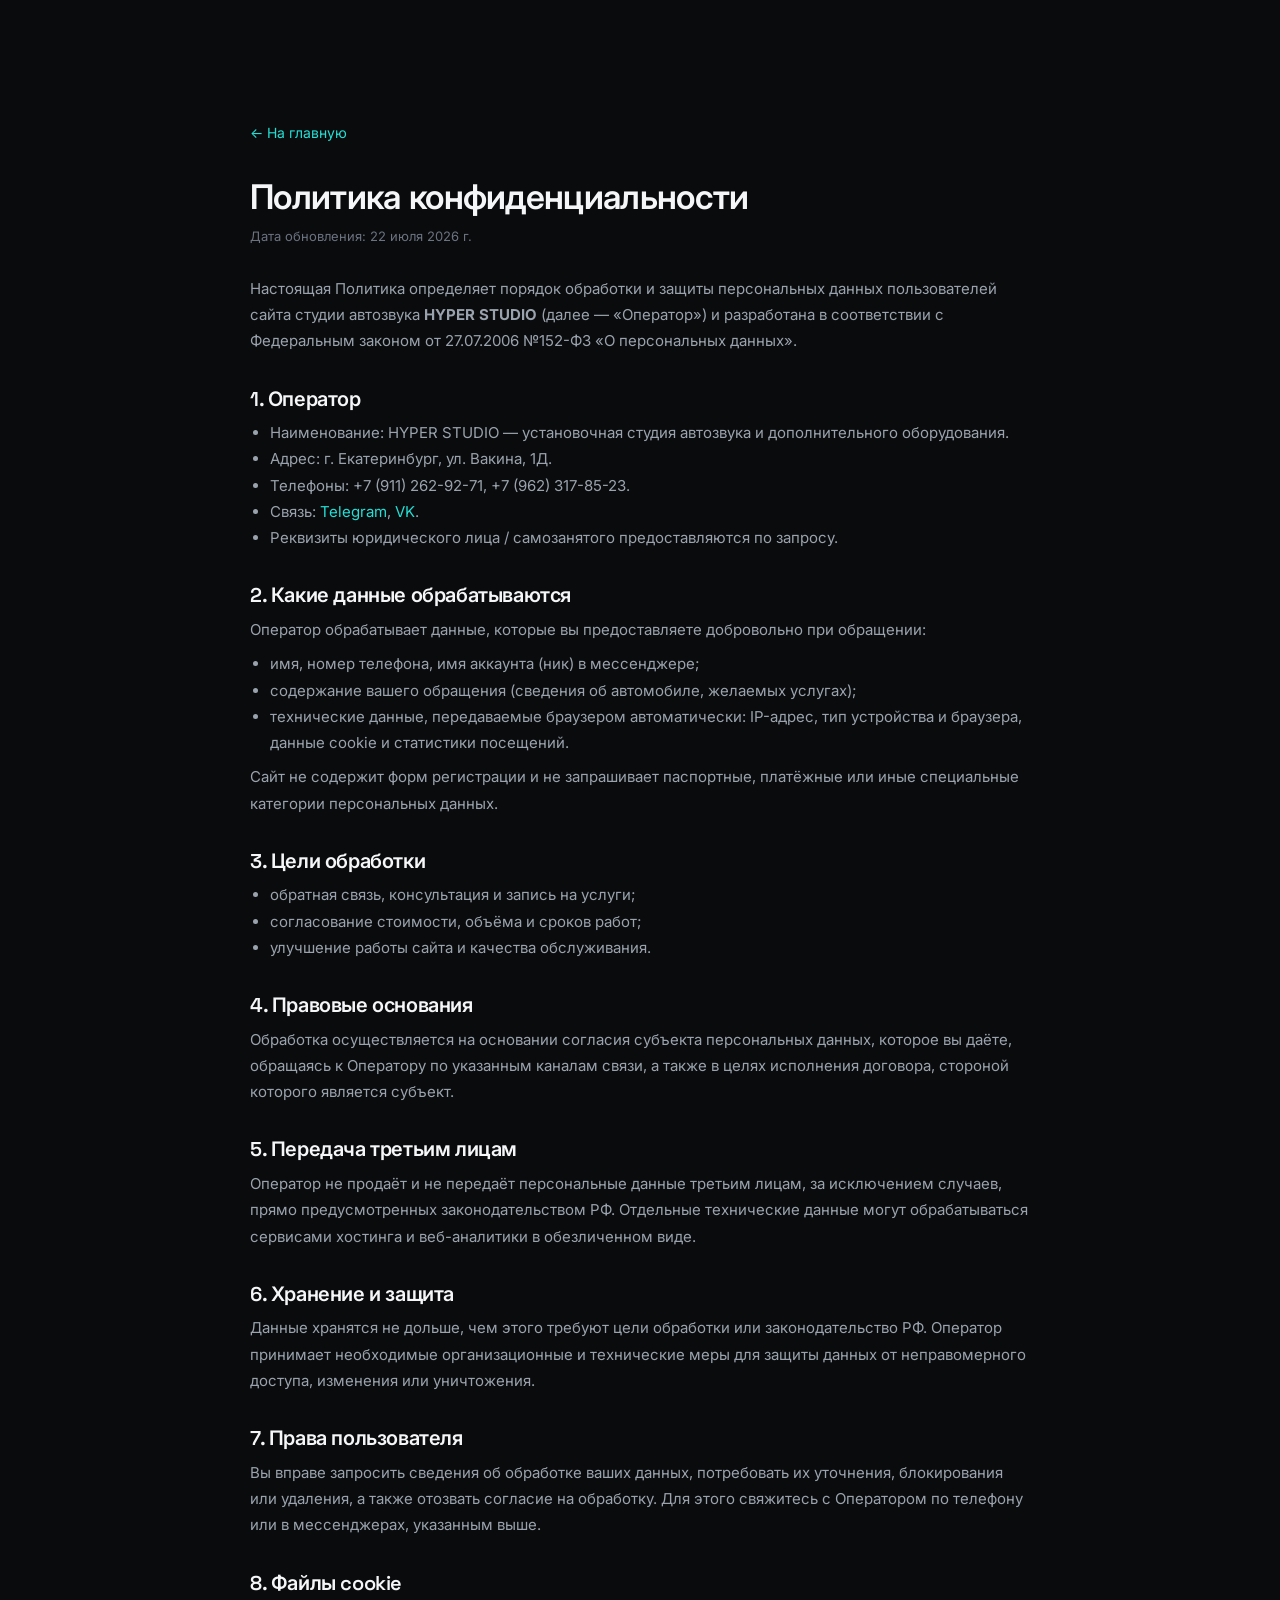
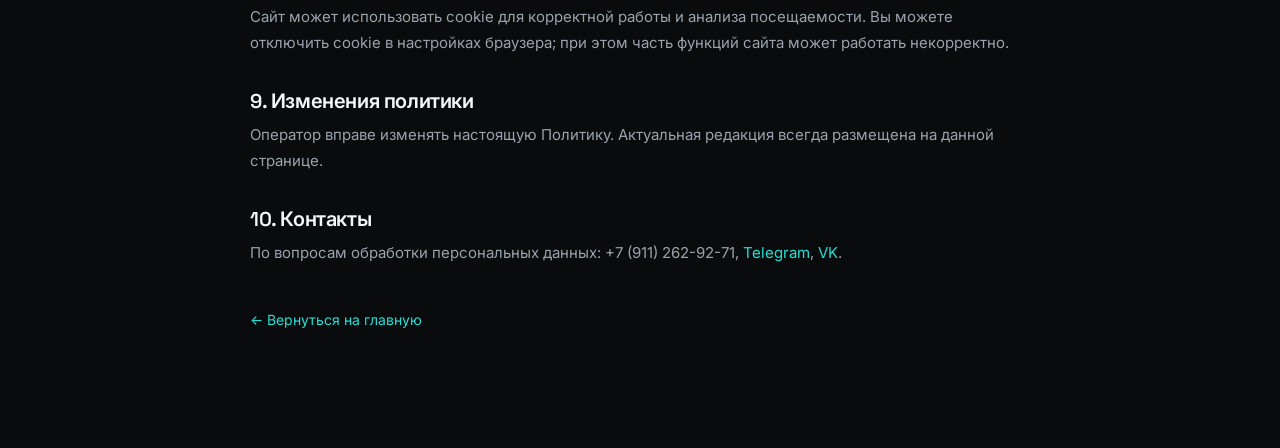
<file: privacy.html>
<!DOCTYPE html>
<html lang="ru">
<head>
<meta charset="UTF-8">
<meta name="viewport" content="width=device-width, initial-scale=1.0">
<title>Политика конфиденциальности — HYPER STUDIO</title>
<meta name="description" content="Политика конфиденциальности и обработки персональных данных студии автозвука HYPER STUDIO (Екатеринбург) в соответствии с 152-ФЗ.">
<meta name="robots" content="noindex, follow">
<meta name="theme-color" content="#0A0B0D">
<link rel="icon" href="favicon.svg" type="image/svg+xml">
<link rel="icon" href="assets/favicon-32.png" sizes="32x32" type="image/png">
<link rel="icon" href="assets/favicon-16.png" sizes="16x16" type="image/png">
<link rel="apple-touch-icon" href="assets/apple-touch-icon.png">
<link rel="preconnect" href="https://fonts.googleapis.com">
<link rel="preconnect" href="https://fonts.gstatic.com" crossorigin>
<link href="https://fonts.googleapis.com/css2?family=Space+Grotesk:wght@400;500;600;700&family=Inter:wght@400;500;600&display=swap" rel="stylesheet">
<link rel="stylesheet" href="css/styles.css">
</head>
<body>
  <main class="legal-page">
    <a href="index.html" class="legal-back">← На главную</a>
    <h1>Политика конфиденциальности</h1>
    <p class="updated">Дата обновления: 22 июля 2026 г.</p>

    <p>Настоящая Политика определяет порядок обработки и защиты персональных данных пользователей сайта студии автозвука <strong>HYPER STUDIO</strong> (далее — «Оператор») и разработана в соответствии с Федеральным законом от 27.07.2006 №152-ФЗ «О персональных данных».</p>

    <h2>1. Оператор</h2>
    <ul>
      <li>Наименование: HYPER STUDIO — установочная студия автозвука и дополнительного оборудования.</li>
      <li>Адрес: г. Екатеринбург, ул. Вакина, 1Д.</li>
      <li>Телефоны: +7 (911) 262-92-71, +7 (962) 317-85-23.</li>
      <li>Связь: <a href="https://t.me/edmond0077" target="_blank" rel="noopener">Telegram</a>, <a href="https://vk.ru/edmond07" target="_blank" rel="noopener">VK</a>.</li>
      <li>Реквизиты юридического лица / самозанятого предоставляются по запросу.</li>
    </ul>

    <h2>2. Какие данные обрабатываются</h2>
    <p>Оператор обрабатывает данные, которые вы предоставляете добровольно при обращении:</p>
    <ul>
      <li>имя, номер телефона, имя аккаунта (ник) в мессенджере;</li>
      <li>содержание вашего обращения (сведения об автомобиле, желаемых услугах);</li>
      <li>технические данные, передаваемые браузером автоматически: IP-адрес, тип устройства и браузера, данные cookie и статистики посещений.</li>
    </ul>
    <p>Сайт не содержит форм регистрации и не запрашивает паспортные, платёжные или иные специальные категории персональных данных.</p>

    <h2>3. Цели обработки</h2>
    <ul>
      <li>обратная связь, консультация и запись на услуги;</li>
      <li>согласование стоимости, объёма и сроков работ;</li>
      <li>улучшение работы сайта и качества обслуживания.</li>
    </ul>

    <h2>4. Правовые основания</h2>
    <p>Обработка осуществляется на основании согласия субъекта персональных данных, которое вы даёте, обращаясь к Оператору по указанным каналам связи, а также в целях исполнения договора, стороной которого является субъект.</p>

    <h2>5. Передача третьим лицам</h2>
    <p>Оператор не продаёт и не передаёт персональные данные третьим лицам, за исключением случаев, прямо предусмотренных законодательством РФ. Отдельные технические данные могут обрабатываться сервисами хостинга и веб-аналитики в обезличенном виде.</p>

    <h2>6. Хранение и защита</h2>
    <p>Данные хранятся не дольше, чем этого требуют цели обработки или законодательство РФ. Оператор принимает необходимые организационные и технические меры для защиты данных от неправомерного доступа, изменения или уничтожения.</p>

    <h2>7. Права пользователя</h2>
    <p>Вы вправе запросить сведения об обработке ваших данных, потребовать их уточнения, блокирования или удаления, а также отозвать согласие на обработку. Для этого свяжитесь с Оператором по телефону или в мессенджерах, указанным выше.</p>

    <h2>8. Файлы cookie</h2>
    <p>Сайт может использовать cookie для корректной работы и анализа посещаемости. Вы можете отключить cookie в настройках браузера; при этом часть функций сайта может работать некорректно.</p>

    <h2>9. Изменения политики</h2>
    <p>Оператор вправе изменять настоящую Политику. Актуальная редакция всегда размещена на данной странице.</p>

    <h2>10. Контакты</h2>
    <p>По вопросам обработки персональных данных: +7 (911) 262-92-71, <a href="https://t.me/edmond0077" target="_blank" rel="noopener">Telegram</a>, <a href="https://vk.ru/edmond07" target="_blank" rel="noopener">VK</a>.</p>

    <p style="margin-top:40px"><a href="index.html" class="legal-back">← Вернуться на главную</a></p>
  </main>
</body>
</html>
</file>
<file: css/styles.css>
:root{
  --bg:#0A0B0D; --surface:#121418; --surface-2:#1A1D23; --border:#262A31;
  --text:#F4F6F8; --text-2:#9AA3AD; --muted:#6B7280;
  --accent:#22E0D6; --accent-2:#2B6BFF; --metallic:#C7CCD1;
  --success:#34D399; --grad:linear-gradient(120deg,#22E0D6 0%,#2B6BFF 100%);
  --maxw:1200px; --radius:20px; --radius-sm:12px;
  --ease:cubic-bezier(0.22,1,0.36,1);
  --sans:'Inter',system-ui,-apple-system,Segoe UI,Roboto,Arial,sans-serif;
  --display:'Space Grotesk',var(--sans);
}
*{box-sizing:border-box;margin:0;padding:0}
html{scroll-behavior:smooth}
body{background:var(--bg);color:var(--text);font-family:var(--sans);font-size:16px;line-height:1.6;-webkit-font-smoothing:antialiased;overflow-x:hidden}
a{color:inherit;text-decoration:none}
img{max-width:100%;display:block}
.container{max-width:var(--maxw);margin:0 auto;padding:0 24px}
section{padding:120px 0;position:relative}
.eyebrow{display:inline-block;font-size:12px;font-weight:600;letter-spacing:.14em;text-transform:uppercase;color:var(--accent);padding:7px 14px;border:1px solid var(--border);border-radius:999px;background:var(--surface-2);margin-bottom:20px}
h1,h2,h3{font-family:var(--display);font-weight:600;letter-spacing:-.02em;line-height:1.08}
h2{font-size:clamp(28px,4vw,40px);margin-bottom:16px}
h3{font-size:22px;letter-spacing:-.01em}
.sec-head{max-width:640px;margin-bottom:56px}
.sec-head p{color:var(--text-2);font-size:17px}
.grad-text{background:var(--grad);-webkit-background-clip:text;background-clip:text;-webkit-text-fill-color:transparent}

/* Buttons */
.btn{display:inline-flex;align-items:center;gap:9px;font-weight:600;font-size:15px;padding:14px 24px;border-radius:var(--radius-sm);border:1px solid transparent;cursor:pointer;transition:transform .15s var(--ease),box-shadow .25s var(--ease),border-color .15s var(--ease),background .2s var(--ease);white-space:nowrap;min-height:48px}
.btn-primary{background:var(--grad);color:#05201f;background-origin:border-box;box-shadow:0 10px 28px rgba(0,0,0,.35)}
.btn-primary:hover{transform:translateY(-2px);box-shadow:0 14px 34px rgba(0,0,0,.45)}
.btn-ghost{background:transparent;color:var(--text);border-color:var(--border)}
.btn-ghost:hover{border-color:var(--accent);box-shadow:0 0 24px rgba(34,224,214,.14);transform:translateY(-2px)}
.btn-sm{padding:11px 18px;font-size:14px;min-height:44px}

/* Navbar */
header{position:sticky;top:0;z-index:100;transition:background .3s var(--ease),border-color .3s var(--ease),backdrop-filter .3s}
header.scrolled{background:rgba(10,11,13,.82);backdrop-filter:blur(14px);border-bottom:1px solid var(--border)}
.nav{display:flex;align-items:center;justify-content:space-between;height:72px}
.logo{display:flex;align-items:center;gap:10px;font-family:var(--display);font-weight:700;font-size:19px;letter-spacing:.04em}
.logo .mark{width:34px;height:34px;border-radius:9px;background:var(--grad);display:grid;place-items:center;color:#05201f;font-weight:700;font-size:18px;box-shadow:0 4px 16px rgba(34,224,214,.28)}
.logo small{display:block;font-family:var(--sans);font-size:9px;letter-spacing:.22em;color:var(--text-2);font-weight:500;margin-top:1px}
.nav-links{display:flex;gap:30px;list-style:none}
.nav-links a{font-size:15px;color:var(--text-2);font-weight:500;transition:color .15s}
.nav-links a:hover{color:var(--text)}
.nav-right{display:flex;align-items:center;gap:14px}
.channels{display:flex;gap:8px}
.chan{width:40px;height:40px;border-radius:10px;border:1px solid var(--border);background:var(--surface);display:grid;place-items:center;color:var(--text-2);transition:all .15s var(--ease)}
.chan:hover{color:var(--accent);border-color:var(--accent);transform:translateY(-2px)}
.chan svg{width:19px;height:19px}
.burger{display:none;flex-direction:column;gap:5px;background:none;border:none;cursor:pointer;padding:8px}
.burger span{width:24px;height:2px;background:var(--text);border-radius:2px;transition:.25s}

/* Mobile menu */
.mobile-menu{position:fixed;inset:72px 0 0;background:rgba(10,11,13,.98);backdrop-filter:blur(16px);z-index:99;transform:translateX(100%);transition:transform .35s var(--ease);padding:32px 24px;display:flex;flex-direction:column;gap:8px;overflow-y:auto}
.mobile-menu.open{transform:translateX(0)}
.mobile-menu a.m-link{font-family:var(--display);font-size:22px;padding:14px 0;border-bottom:1px solid var(--border);color:var(--text)}
.mobile-menu .m-channels{display:grid;grid-template-columns:1fr 1fr;gap:12px;margin-top:24px}
.m-chan{display:flex;align-items:center;justify-content:center;gap:8px;padding:15px;border:1px solid var(--border);border-radius:12px;background:var(--surface);font-weight:600;font-size:15px}
.m-chan svg{width:18px;height:18px}

/* Hero */
.hero{padding:80px 0 110px;overflow:hidden}
.hero-grid{display:grid;grid-template-columns:1.15fr .85fr;gap:56px;align-items:center}
.hero h1{font-size:clamp(40px,6.2vw,68px);margin-bottom:22px}
.hero .sub{font-size:19px;color:var(--text-2);max-width:520px;margin-bottom:32px}
.hero-cta{display:flex;gap:14px;flex-wrap:wrap;margin-bottom:38px}
.hero-badges{display:grid;grid-template-columns:1fr 1fr;gap:14px;max-width:520px}
.hbadge{display:flex;align-items:center;gap:11px;font-size:14.5px;color:var(--text-2)}
.hbadge .dot{width:26px;height:26px;border-radius:8px;background:var(--surface-2);border:1px solid var(--border);display:grid;place-items:center;flex:0 0 auto}
.hbadge .dot svg{width:15px;height:15px;color:var(--accent)}
.hero-visual{position:relative;aspect-ratio:1/1.02;border-radius:28px;border:1px solid var(--border);background:radial-gradient(120% 120% at 70% 15%,rgba(43,107,255,.18),transparent 55%),radial-gradient(120% 120% at 20% 90%,rgba(34,224,214,.16),transparent 50%),var(--surface);overflow:hidden;display:grid;place-items:center}
.hero-visual::before{display:none}
.hero-visual img{position:absolute;inset:0;width:100%;height:100%;object-fit:cover;z-index:0}
.hero-visual::after{content:"";position:absolute;inset:0;background:linear-gradient(to top,rgba(6,7,9,.82),rgba(6,7,9,.10) 62%);z-index:1}
.eq{display:flex;align-items:flex-end;gap:7px;height:180px;z-index:2}
.eq span{width:12px;border-radius:8px 8px 3px 3px;background:var(--grad);animation:eq 1.1s var(--ease) infinite alternate}
.eq span:nth-child(1){height:40%;animation-delay:0s}
.eq span:nth-child(2){height:75%;animation-delay:.12s}
.eq span:nth-child(3){height:55%;animation-delay:.24s}
.eq span:nth-child(4){height:95%;animation-delay:.06s}
.eq span:nth-child(5){height:65%;animation-delay:.3s}
.eq span:nth-child(6){height:85%;animation-delay:.18s}
.eq span:nth-child(7){height:45%;animation-delay:.36s}
.eq span:nth-child(8){height:70%;animation-delay:.1s}
@keyframes eq{to{transform:scaleY(.45)}}
.hero-visual .vtag{position:absolute;bottom:22px;left:22px;right:22px;display:flex;justify-content:space-between;font-size:12px;letter-spacing:.14em;text-transform:uppercase;color:rgba(255,255,255,.92);z-index:2}
.hero-visual .vtag b{color:#fff;font-family:var(--display)}

/* Services */
.grid-3{display:grid;grid-template-columns:repeat(3,1fr);gap:20px}
.card{background:var(--surface);border:1px solid var(--border);border-radius:var(--radius);padding:28px;position:relative;overflow:hidden;transition:transform .25s var(--ease),border-color .25s,background .25s}
.card::before{content:"";position:absolute;top:0;left:0;right:0;height:2px;background:var(--grad);transform:scaleX(0);transform-origin:left;transition:transform .35s var(--ease)}
.card:hover{transform:translateY(-5px);background:var(--surface-2);border-color:#333842}
.card:hover::before{transform:scaleX(1)}
.card .ico{width:52px;height:52px;border-radius:14px;background:var(--surface-2);border:1px solid var(--border);display:grid;place-items:center;margin-bottom:20px;box-shadow:0 0 0 rgba(34,224,214,0);transition:box-shadow .3s}
.card:hover .ico{box-shadow:0 0 26px rgba(34,224,214,.16)}
.card .ico svg{width:24px;height:24px;color:var(--accent)}
.card h3{margin-bottom:9px}
.card p{color:var(--text-2);font-size:15px;margin-bottom:18px}
.card .learn{display:inline-flex;align-items:center;gap:6px;font-weight:600;font-size:14px;color:var(--accent)}
.card .learn svg{width:15px;height:15px;transition:transform .2s}
.card:hover .learn svg{transform:translateX(4px)}
.upsell-tag{position:absolute;top:20px;right:20px;font-size:10.5px;letter-spacing:.1em;text-transform:uppercase;color:var(--accent-2);border:1px solid rgba(43,107,255,.4);background:rgba(43,107,255,.08);padding:4px 9px;border-radius:999px;font-weight:600}
.card .price{font-family:var(--display);font-weight:600;font-size:16px;color:var(--text);margin-bottom:16px}
.card .price span{color:var(--text-2);font-weight:400;font-size:13px}
.promo{margin-top:26px;display:flex;gap:16px;align-items:flex-start;padding:22px 24px;border:1px solid rgba(43,107,255,.35);border-radius:16px;background:radial-gradient(120% 160% at 0% 0%,rgba(43,107,255,.12),transparent 60%),var(--surface)}
.promo .pf{font-size:24px;line-height:1;flex:0 0 auto}
.promo b{color:var(--text)}
.promo .pt{color:var(--text-2);font-size:14.5px;line-height:1.6}
.extras{margin-top:22px;color:var(--text-2);font-size:14px;text-align:center;line-height:1.7}

/* Why us */
.why{background:linear-gradient(180deg,transparent,rgba(18,20,24,.6),transparent)}
.stats{display:grid;grid-template-columns:repeat(4,1fr);gap:20px;margin-bottom:56px}
.stat{text-align:center;padding:28px 16px;border:1px solid var(--border);border-radius:var(--radius);background:var(--surface)}
.stat .num{font-family:var(--display);font-size:clamp(34px,4vw,46px);font-weight:700;line-height:1}
.stat .lbl{color:var(--text-2);font-size:14px;margin-top:8px}
.why-grid{display:grid;grid-template-columns:repeat(3,1fr);gap:18px}
.master{margin-top:22px;display:flex;gap:20px;align-items:center;flex-wrap:wrap;background:var(--surface);border:1px solid var(--border);border-radius:var(--radius);padding:24px}
.master-badge{flex:none;font-weight:700;letter-spacing:.08em;color:var(--accent);border:1px solid var(--border);border-radius:var(--radius-sm);padding:14px 18px;font-size:15px}
.master-body{flex:1;min-width:240px}
.master-body h3{margin:0 0 6px}
.master-body p{margin:0;color:var(--text-2)}
.why-item{display:flex;gap:14px;padding:22px;border:1px solid var(--border);border-radius:16px;background:var(--surface)}
.why-item .wi{width:42px;height:42px;border-radius:11px;background:rgba(52,211,153,.1);border:1px solid rgba(52,211,153,.25);display:grid;place-items:center;flex:0 0 auto}
.why-item .wi svg{width:20px;height:20px;color:var(--success)}
.why-item h3{font-size:17px;margin-bottom:5px}
.why-item p{font-size:14px;color:var(--text-2)}

/* Portfolio */
.folio{display:grid;grid-template-columns:repeat(4,1fr);grid-auto-rows:200px;gap:16px}
.tile{border:1px solid var(--border);border-radius:16px;overflow:hidden;position:relative;background:var(--surface);display:grid;place-items:center;transition:transform .3s var(--ease),border-color .3s}
.tile:hover{transform:scale(1.02);border-color:var(--accent)}
.tile.big{grid-column:span 2;grid-row:span 2}
.tile .ph{display:flex;flex-direction:column;align-items:center;gap:10px;color:var(--muted)}
.tile .ph svg{width:30px;height:30px}
.tile .ph span{font-size:12px;letter-spacing:.06em}
.tile::after{content:attr(data-label);position:absolute;left:16px;bottom:14px;font-size:12px;letter-spacing:.08em;text-transform:uppercase;color:var(--text-2)}
.tile .grad-bg{position:absolute;inset:0;background:radial-gradient(120% 120% at 30% 20%,rgba(43,107,255,.14),transparent 55%),radial-gradient(120% 120% at 80% 90%,rgba(34,224,214,.12),transparent 50%)}
.tile img{position:absolute;inset:0;width:100%;height:100%;object-fit:cover;display:block}
.tile.has-photo::before{content:"";position:absolute;inset:0;background:linear-gradient(to top,rgba(0,0,0,.6),rgba(0,0,0,0) 48%);z-index:1}
.tile.has-photo::after{z-index:2;color:#fff}

/* Process */
.steps{display:grid;grid-template-columns:repeat(3,1fr);gap:20px}
.step{padding:26px;border:1px solid var(--border);border-radius:var(--radius);background:var(--surface);position:relative}
.step .n{font-family:var(--display);font-size:15px;font-weight:700;color:#05201f;background:var(--grad);width:36px;height:36px;border-radius:10px;display:grid;place-items:center;margin-bottom:16px}
.step h3{font-size:17px;margin-bottom:7px}
.step p{font-size:14px;color:var(--text-2)}

/* Reviews */
.reviews{display:grid;grid-template-columns:repeat(3,1fr);gap:18px}
.review{padding:26px;border:1px solid var(--border);border-radius:var(--radius);background:var(--surface)}
.stars{display:flex;gap:3px;margin-bottom:14px;color:var(--accent)}
.stars svg{width:16px;height:16px}
.review p{font-size:15px;color:var(--text);margin-bottom:18px}
.review .who{display:flex;align-items:center;gap:12px}
.review .av{width:40px;height:40px;border-radius:50%;background:var(--surface-2);border:1px solid var(--border);display:grid;place-items:center;font-family:var(--display);font-weight:600;color:var(--accent)}
.review .who b{display:block;font-size:14.5px}
.review .who small{color:var(--muted);font-size:13px}

/* FAQ */
.faq-wrap{max-width:820px;margin:0 auto}
.faq{border:1px solid var(--border);border-radius:14px;background:var(--surface);margin-bottom:12px;overflow:hidden}
.faq summary{list-style:none;cursor:pointer;padding:22px 24px;display:flex;justify-content:space-between;align-items:center;gap:16px;font-family:var(--display);font-size:17px;font-weight:500}
.faq summary::-webkit-details-marker{display:none}
.faq summary .plus{width:26px;height:26px;flex:0 0 auto;position:relative;transition:transform .3s var(--ease)}
.faq summary .plus::before,.faq summary .plus::after{content:"";position:absolute;background:var(--accent);border-radius:2px;top:50%;left:50%;transform:translate(-50%,-50%)}
.faq summary .plus::before{width:14px;height:2px}
.faq summary .plus::after{width:2px;height:14px;transition:transform .3s}
.faq[open] summary .plus::after{transform:translate(-50%,-50%) scaleY(0)}
.faq .fa-body{padding:0 24px 22px;color:var(--text-2);font-size:15px}

/* Contacts */
.contacts-grid{display:grid;grid-template-columns:1fr 1fr;gap:24px}
.contact-card{padding:32px;border:1px solid var(--border);border-radius:var(--radius);background:var(--surface)}
.contact-row{display:flex;gap:14px;padding:16px 0;border-bottom:1px solid var(--border)}
.contact-row:last-child{border-bottom:none}
.contact-row .ci{width:40px;height:40px;border-radius:11px;background:var(--surface-2);border:1px solid var(--border);display:grid;place-items:center;flex:0 0 auto}
.contact-row .ci svg{width:18px;height:18px;color:var(--accent)}
.contact-row small{color:var(--muted);font-size:13px;display:block}
.contact-row b{font-size:16px;font-weight:600}
.contact-btns{display:grid;grid-template-columns:1fr 1fr;gap:12px;margin-top:22px}
.map-ph{border:1px solid var(--border);border-radius:var(--radius);background:linear-gradient(135deg,var(--surface),var(--surface-2));min-height:380px;display:grid;place-items:center;position:relative;overflow:hidden}
.map-ph::before{content:"";position:absolute;inset:0;background-image:linear-gradient(var(--border) 1px,transparent 1px),linear-gradient(90deg,var(--border) 1px,transparent 1px);background-size:38px 38px;opacity:.3}
.map-ph .pin{z-index:2;text-align:center;color:var(--text-2)}
.map-ph .pin svg{width:36px;height:36px;color:var(--accent);margin-bottom:10px}

/* CTA band */
.cta-band{text-align:center;padding:72px 32px;border:1px solid var(--border);border-radius:28px;background:radial-gradient(120% 140% at 50% 0%,rgba(43,107,255,.16),transparent 55%),var(--surface);position:relative;overflow:hidden}
.cta-band h2{margin-bottom:14px}
.cta-band p{color:var(--text-2);max-width:520px;margin:0 auto 28px}
.cta-band .row{display:flex;gap:14px;justify-content:center;flex-wrap:wrap}

/* Footer */
footer{border-top:1px solid var(--border);padding:64px 0 40px;background:var(--surface)}
.f-grid{display:grid;grid-template-columns:1.4fr 1fr 1fr;gap:40px;margin-bottom:44px}
.f-grid p{color:var(--text-2);font-size:14.5px;margin-top:16px;max-width:320px}
.f-col h4{font-family:var(--display);font-size:14px;letter-spacing:.04em;margin-bottom:16px;color:var(--text)}
.f-col a{display:block;color:var(--text-2);font-size:14.5px;padding:6px 0;transition:color .15s}
.f-col a:hover{color:var(--accent)}
.f-legal{border-top:1px solid var(--border);padding-top:24px;color:var(--muted);font-size:12.5px;line-height:1.7;max-width:960px}
.f-legal p{margin:0 0 10px}
.f-bottom{padding-top:8px;display:flex;justify-content:space-between;flex-wrap:wrap;gap:12px;color:var(--muted);font-size:13px}
.f-legal a,.f-bottom a{color:var(--text-2);text-decoration:underline;text-underline-offset:2px;transition:color .15s}
.f-legal a:hover,.f-bottom a:hover{color:var(--accent)}
.legal-page{max-width:820px;margin:0 auto;padding:120px 20px 80px}
.legal-page h1{font-family:var(--display);font-size:34px;margin-bottom:8px}
.legal-page h2{font-family:var(--display);font-size:20px;margin:34px 0 10px}
.legal-page p,.legal-page li{color:var(--text-2);font-size:15px;line-height:1.75}
.legal-page ul{padding-left:20px;margin:8px 0}
.legal-page a{color:var(--accent)}
.legal-page .updated{color:var(--muted);font-size:13px;margin-bottom:28px}
.legal-back{display:inline-flex;align-items:center;gap:8px;color:var(--text-2);font-size:14px;margin-bottom:36px}
.legal-back:hover{color:var(--accent)}

/* Floating mobile CTA */
.float-cta{position:fixed;left:16px;right:16px;bottom:12px;z-index:90;display:none;gap:10px}
.float-cta .btn{flex:1;justify-content:center;padding:11px 16px;font-size:14px;min-height:0;border-radius:12px;box-shadow:0 10px 30px rgba(0,0,0,.4)}
.float-cta .chan{width:46px;height:auto;border-radius:12px;background:var(--surface);box-shadow:0 10px 30px rgba(0,0,0,.4)}

/* Reveal */
.reveal{transition:opacity .6s var(--ease),transform .6s var(--ease)}
html.js .reveal{opacity:0;transform:translateY(18px)}
html.js .reveal.in,.reveal.in{opacity:1;transform:none}

/* Responsive */
@media(max-width:960px){
  section{padding:80px 0}
  .nav-links,.nav-right .channels,.nav-right .btn{display:none}
  .burger{display:flex}
  .hero-grid{grid-template-columns:1fr;gap:40px}
  .hero-visual{max-width:440px;margin:0 auto;order:2}
  .grid-3,.why-grid,.steps,.reviews{grid-template-columns:repeat(2,1fr)}
  .stats{grid-template-columns:repeat(2,1fr)}
  .folio{grid-template-columns:repeat(2,1fr)}
  .contacts-grid,.f-grid{grid-template-columns:1fr}
  .f-grid{gap:28px}
}
@media(max-width:560px){
  .container{padding:0 16px}
  section{padding:64px 0}
  .hero{padding:48px 0 90px}
  .hero-cta{flex-direction:column}
  .hero-cta .btn{width:100%;justify-content:center}
  .hero-badges{grid-template-columns:1fr}
  .grid-3,.why-grid,.steps,.reviews,.stats,.folio{grid-template-columns:1fr}
  .folio{grid-auto-rows:230px}
  .tile.big{grid-column:span 1;grid-row:span 1}
  .card .learn{width:100%}
  .contact-btns{grid-template-columns:1fr}
  .cta-band{padding:48px 20px}
  .cta-band .row .btn{width:100%;justify-content:center}
  .float-cta{display:flex}
  body{padding-bottom:70px}
}
@media(prefers-reduced-motion:reduce){*{animation:none!important;transition:none!important}.reveal{opacity:1!important;transform:none!important}}

/* Lightbox (CSS-only, works without JS) */
.tile.has-photo{cursor:zoom-in}
.t-open{position:absolute;inset:0;z-index:3;display:block}
.t-close{display:none}
.tile.has-photo:target{position:fixed;inset:0;z-index:2000;width:auto;height:auto;margin:0;border:0;border-radius:0;grid-column:auto;grid-row:auto;background:rgba(6,7,9,.95);display:flex;align-items:center;justify-content:center;padding:24px;transform:none;overflow:auto}
.tile.has-photo:target img{width:auto;height:auto;max-width:94vw;max-height:90vh;object-fit:contain;border-radius:14px;border:1px solid var(--border);box-shadow:0 30px 90px rgba(0,0,0,.7);position:relative;z-index:2}
.tile.has-photo:target::before{display:none}
.tile.has-photo:target::after{content:attr(data-label);position:fixed;left:50%;bottom:26px;top:auto;transform:translateX(-50%);color:var(--text-2);font-size:12px;letter-spacing:.08em;text-transform:uppercase;z-index:3}
.tile.has-photo:target .t-open{display:none}
.tile.has-photo:target .t-close{display:block;position:fixed;inset:0;z-index:1;cursor:zoom-out}
.tile.has-photo:target .t-close::after{content:"\2715";position:fixed;top:22px;right:26px;width:44px;height:44px;display:flex;align-items:center;justify-content:center;font-size:20px;color:#fff;background:rgba(255,255,255,.08);border:1px solid var(--border);border-radius:50%}

/* Interactive map */
.map-embed{position:relative;border:1px solid var(--border);border-radius:var(--radius);overflow:hidden;min-height:380px;background:var(--surface)}
.map-embed iframe{position:absolute;inset:0;width:100%;height:100%;border:0;display:block}
.map-open{position:absolute;left:16px;bottom:16px;z-index:3;display:inline-flex;align-items:center;gap:8px;padding:10px 16px;border-radius:999px;background:rgba(10,12,16,.85);-webkit-backdrop-filter:blur(8px);backdrop-filter:blur(8px);border:1px solid var(--border);color:var(--text);font-weight:600;font-size:14px;line-height:1;text-decoration:none;box-shadow:0 10px 26px rgba(0,0,0,.4);transition:transform .2s ease,background .2s ease,color .2s ease}
.map-open:hover{transform:translateY(-2px);background:var(--accent);color:#04211d;border-color:transparent}
.map-open svg{width:18px;height:18px}
</file>
